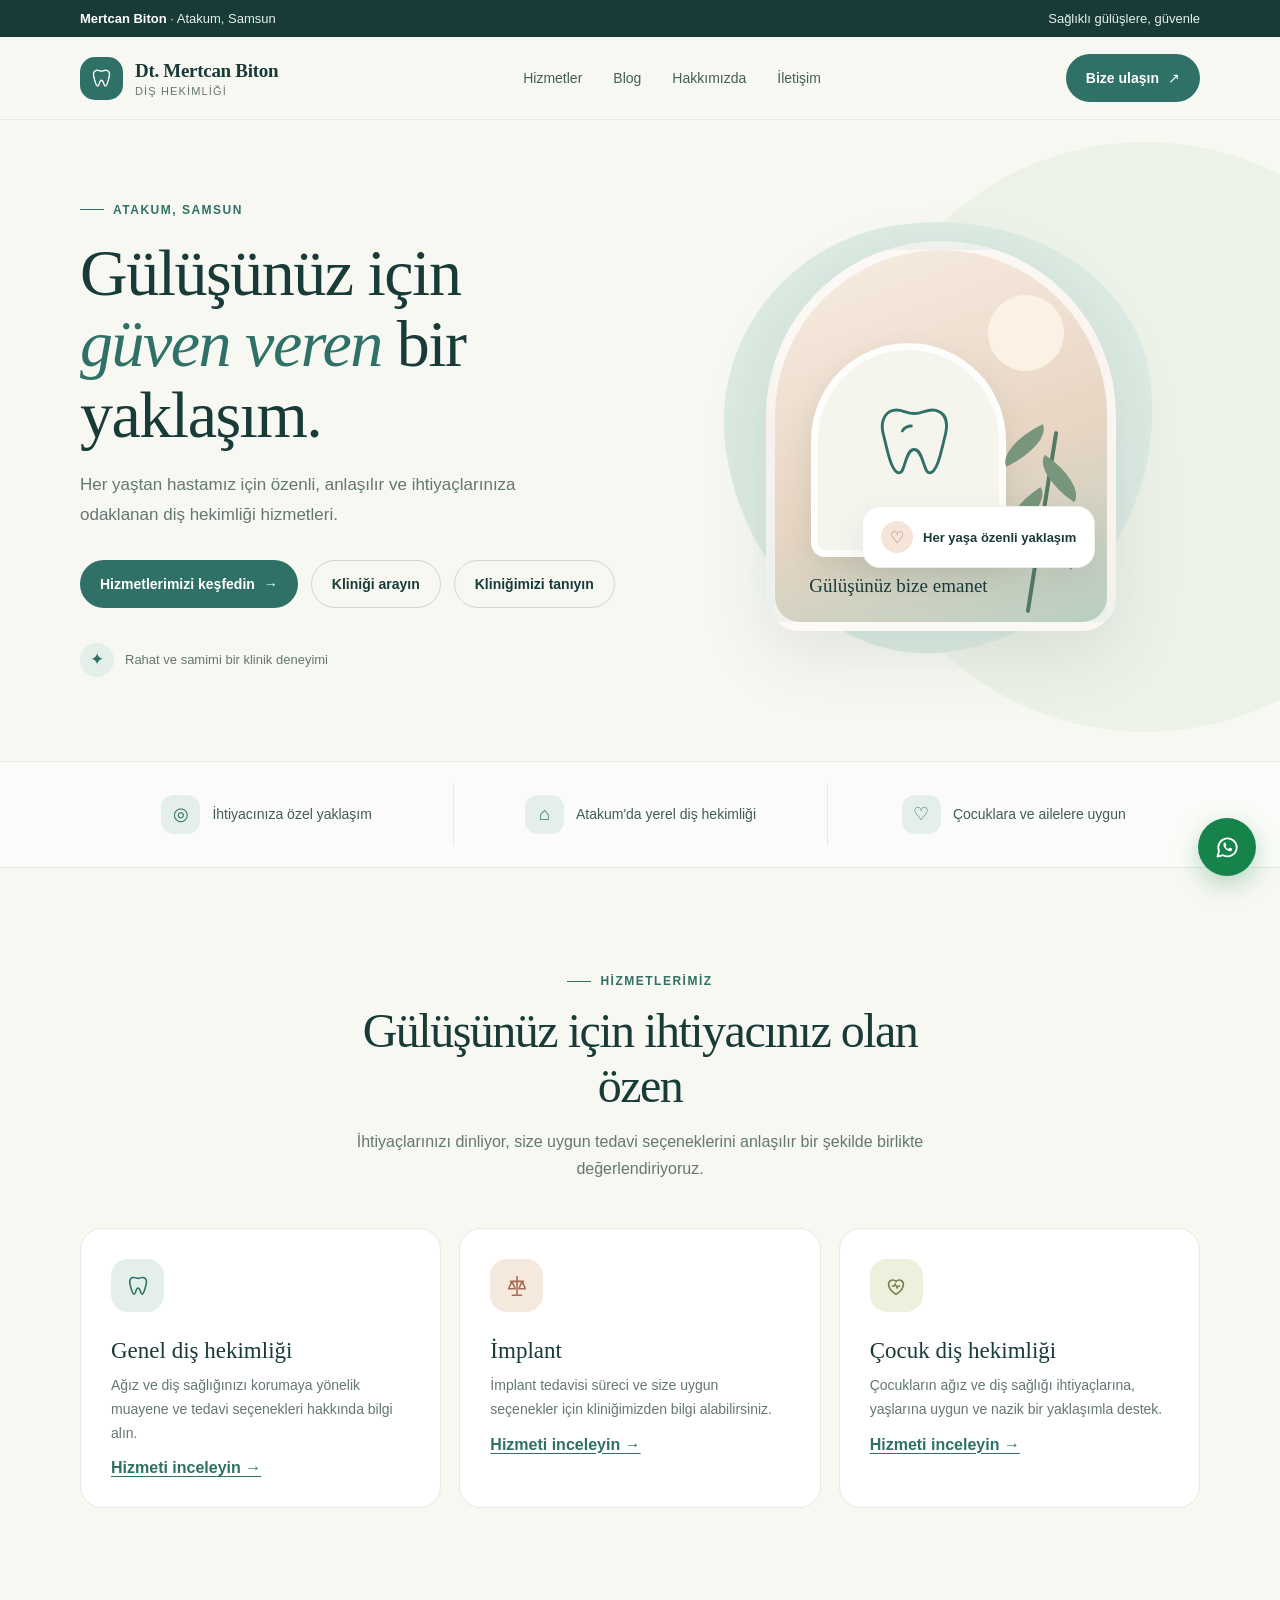
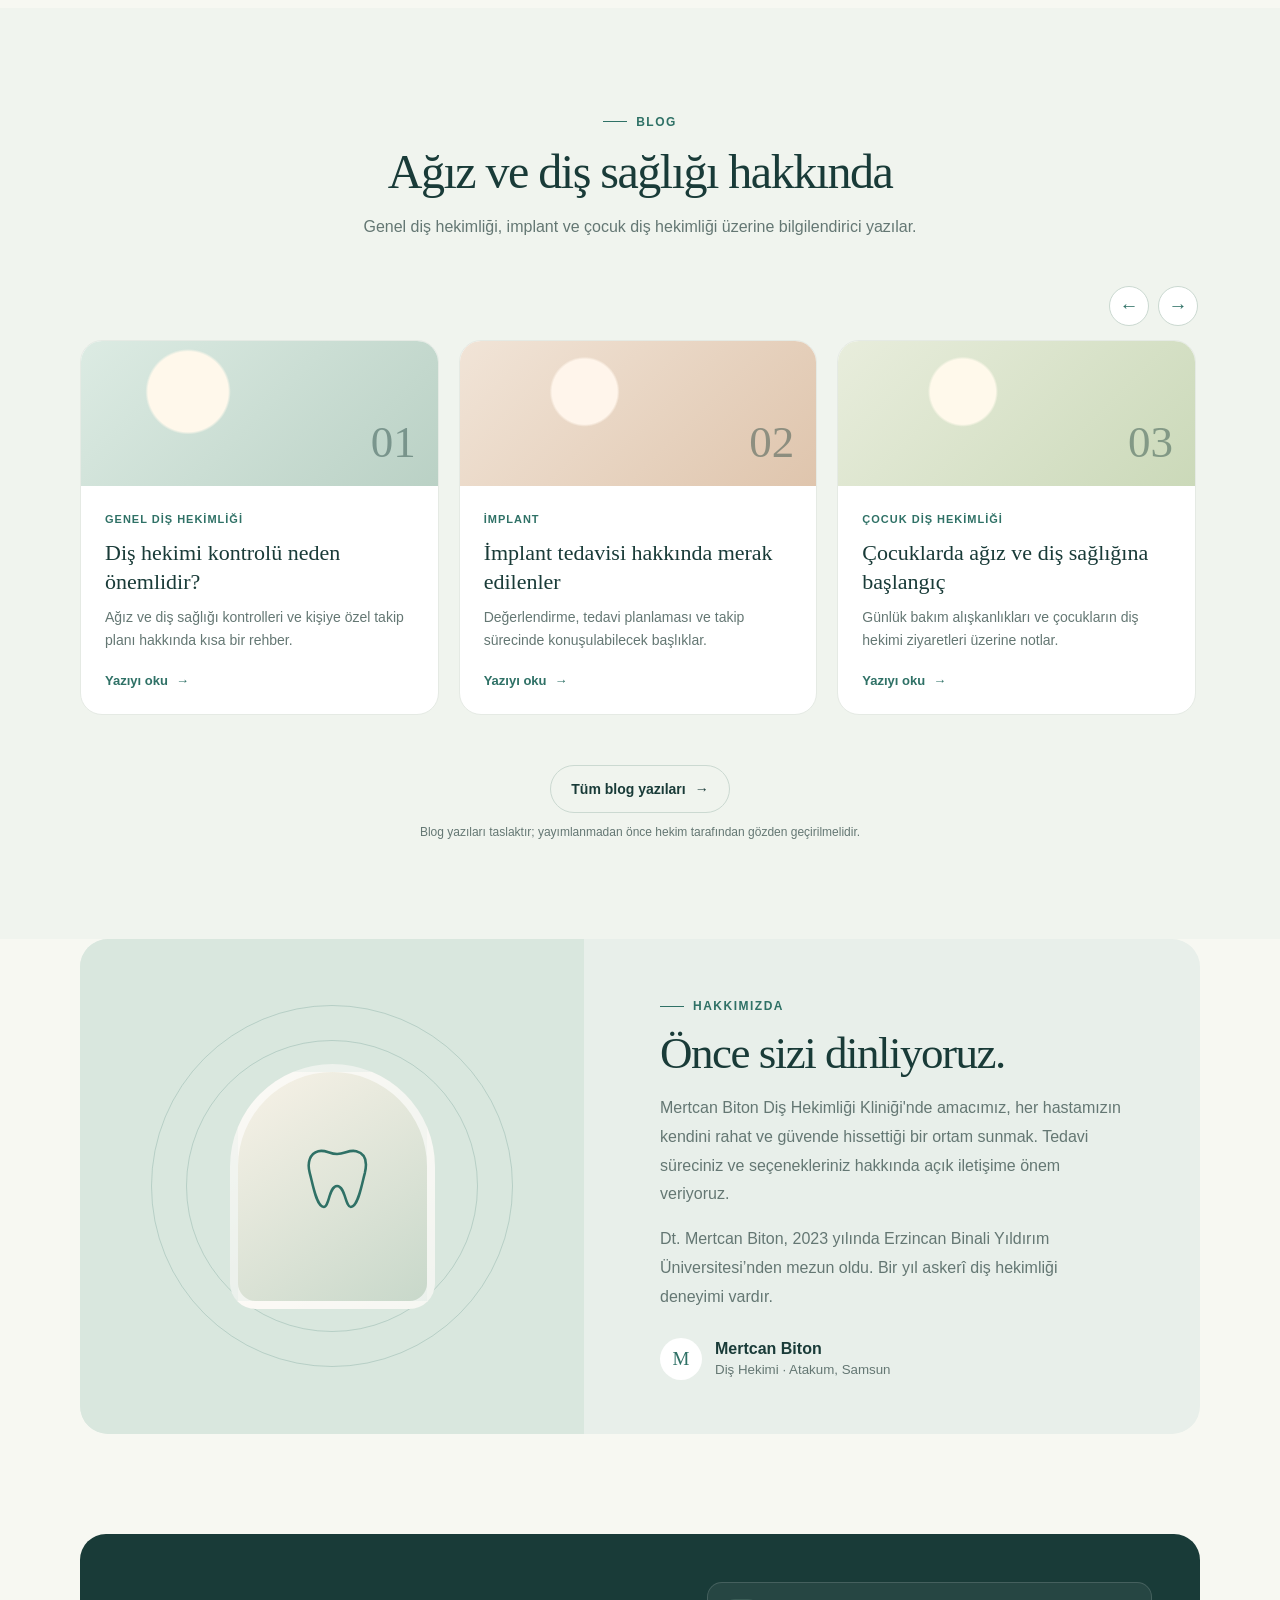
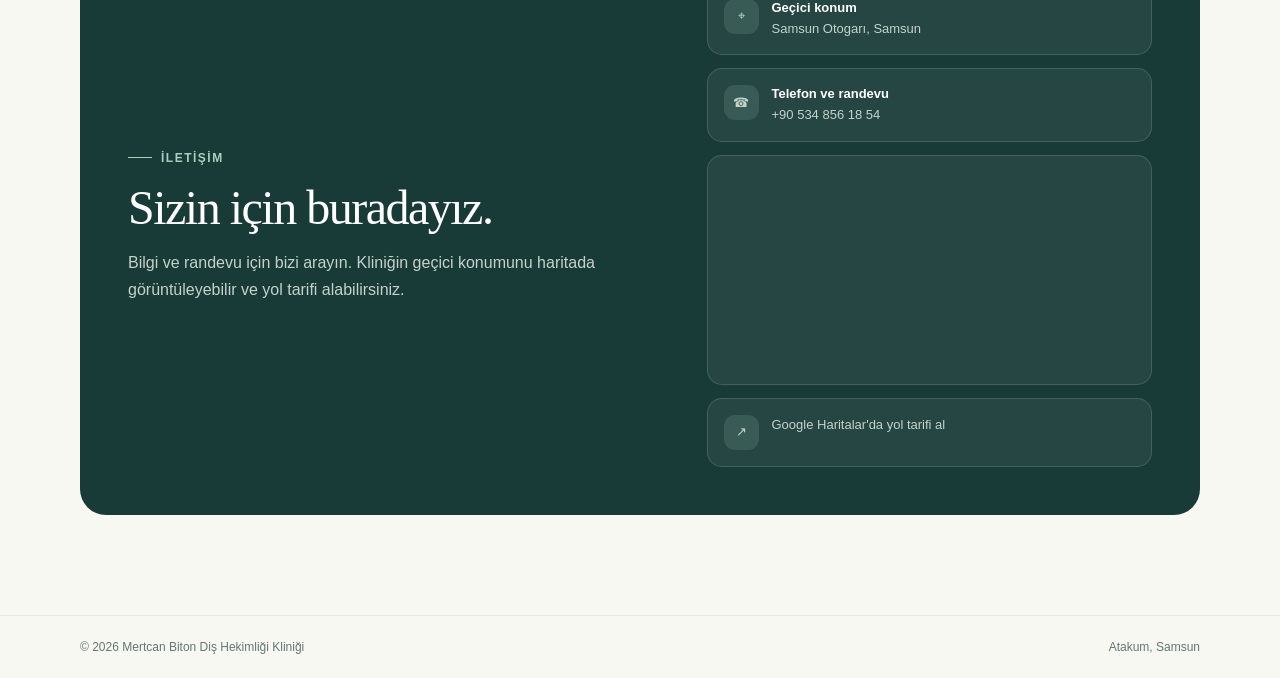
<file: index.html>
<!doctype html>
<html lang="tr">
<head>
  <meta charset="utf-8">
  <meta name="viewport" content="width=device-width, initial-scale=1">
  <meta name="theme-color" content="#f7f8f2">
  <meta name="description" content="Dt. Mertcan Biton’un Atakum, Samsun’daki genel diş hekimliği, implant ve çocuk diş hekimliği hizmetlerini ve iletişim bilgilerini inceleyin.">
  <title>Dt. Mertcan Biton | Atakum, Samsun Diş Hekimi</title>
  <link rel="stylesheet" href="blog.css">
  <style>
    :root {
      color-scheme: light;
      --ink: #193b38;
      --muted: #647773;
      --green: #2f7166;
      --green-dark: #22584f;
      --mint: #e4efea;
      --cream: #f7f8f2;
      --white: #fff;
      --line: #e5eae4;
      --peach: #f5e5d9;
      --shadow: 0 24px 70px rgba(32, 71, 62, .11);
      font-family: "Segoe UI", Arial, sans-serif;
      font-synthesis: none;
      text-rendering: optimizeLegibility;
    }

    * { box-sizing: border-box; }
    html { scroll-behavior: smooth; }
    body { margin: 0; background: var(--cream); color: var(--ink); }
    a { color: inherit; text-decoration: none; }
    button { font: inherit; }
    .container { width: min(1120px, calc(100% - 48px)); margin-inline: auto; }

    .topbar { padding: 11px 0; background: var(--ink); color: #e7f0eb; font-size: 13px; }
    .topbar-inner { display: flex; justify-content: space-between; gap: 20px; }
    .topbar p { margin: 0; }
    .topbar strong { color: #fff; font-weight: 600; }

    header { position: sticky; z-index: 5; top: 0; border-bottom: 1px solid rgba(25, 59, 56, .08); background: rgba(247, 248, 242, .94); backdrop-filter: blur(14px); }
    .nav { min-height: 82px; display: flex; align-items: center; justify-content: space-between; gap: 28px; }
    .brand { display: inline-flex; align-items: center; gap: 12px; }
    .brand-mark { width: 43px; height: 43px; display: grid; place-items: center; border-radius: 15px; color: var(--white); background: var(--green); }
    .brand-mark svg { width: 25px; height: 25px; }
    .brand-name { display: block; font-family: Georgia, "Times New Roman", serif; font-size: 19px; font-weight: 700; letter-spacing: -.3px; }
    .brand-caption { display: block; margin-top: 3px; color: var(--muted); font-size: 11px; letter-spacing: 1.15px; text-transform: uppercase; }
    .nav-links { display: flex; align-items: center; gap: 31px; color: #445e59; font-size: 14px; }
    .nav-links a:hover { color: var(--green); }
    .nav-cta, .button { display: inline-flex; align-items: center; justify-content: center; gap: 9px; min-height: 48px; padding: 0 20px; border: 0; border-radius: 999px; background: var(--green); color: var(--white); font-size: 14px; font-weight: 650; transition: background .2s, transform .2s; }
    .nav-cta:hover, .button:hover { background: var(--green-dark); transform: translateY(-1px); }
    .menu-toggle { display: none; width: 44px; height: 44px; border: 1px solid var(--line); border-radius: 50%; background: var(--white); color: var(--ink); cursor: pointer; }

    .hero { position: relative; overflow: hidden; padding: 76px 0 84px; }
    .hero::before { position: absolute; z-index: -1; top: 22px; right: -160px; width: 590px; height: 590px; border-radius: 50%; background: #edf2e8; content: ""; }
    .hero-grid { display: grid; grid-template-columns: 1.02fr .98fr; align-items: center; gap: 64px; }
    .eyebrow { display: inline-flex; align-items: center; gap: 9px; color: var(--green); font-size: 12px; font-weight: 700; letter-spacing: 1.5px; text-transform: uppercase; }
    .eyebrow::before { width: 24px; height: 1px; background: currentColor; content: ""; }
    h1, h2, h3, p { margin-top: 0; }
    h1, h2 { font-family: Georgia, "Times New Roman", serif; font-weight: 500; letter-spacing: -1.5px; }
    h1 { max-width: 580px; margin: 20px 0; font-size: clamp(42px, 5.3vw, 66px); line-height: 1.08; }
    h1 em { color: var(--green); font-weight: 500; }
    .hero-copy { max-width: 490px; margin-bottom: 30px; color: var(--muted); font-size: 17px; line-height: 1.75; }
    .hero-actions { display: flex; flex-wrap: wrap; align-items: center; gap: 13px; }
    .button-outline { border: 1px solid #cbd9d1; background: transparent; color: var(--ink); }
    .button-outline:hover { border-color: var(--green); background: var(--white); color: var(--green); }
    .hero-note { display: flex; align-items: center; gap: 11px; margin-top: 35px; color: var(--muted); font-size: 13px; }
    .note-dot { width: 34px; height: 34px; display: grid; place-items: center; border-radius: 50%; background: var(--mint); color: var(--green); font-size: 17px; }
    .hero-art { position: relative; min-height: 460px; display: grid; place-items: center; }
    .art-backdrop { position: absolute; width: min(100%, 430px); aspect-ratio: 1 / 1; border-radius: 47% 53% 55% 45% / 46% 43% 57% 54%; background: #dcebe3; transform: rotate(-8deg); }
    .art-card { position: relative; width: min(82%, 350px); min-height: 390px; padding: 22px; overflow: hidden; border: 9px solid rgba(255,255,255,.7); border-radius: 180px 180px 35px 35px; background: linear-gradient(160deg, #f8eee3 0%, #e8d5c3 58%, #b8cfc1 100%); box-shadow: var(--shadow); }
    .art-sun { position: absolute; top: 45px; right: 43px; width: 76px; height: 76px; border-radius: 50%; background: #fff7ec; opacity: .8; }
    .art-plant { position: absolute; right: 20px; bottom: 0; width: 92px; height: 230px; }
    .plant-stem { position: absolute; bottom: 8px; left: 45px; width: 4px; height: 184px; border-radius: 4px; background: #547a64; transform: rotate(9deg); }
    .leaf { position: absolute; width: 51px; height: 23px; border-radius: 100% 0 100% 0; background: #77967b; transform: rotate(-33deg); }
    .leaf-one { bottom: 100px; left: 5px; }
    .leaf-two { bottom: 132px; left: 39px; transform: rotate(34deg) scaleX(-1); }
    .leaf-three { bottom: 165px; left: 4px; transform: rotate(-25deg); }
    .leaf-four { bottom: 65px; left: 37px; transform: rotate(36deg) scaleX(-1); }
    .art-poster { position: absolute; top: 93px; left: 36px; width: 195px; height: 214px; display: grid; place-items: center; border: 7px solid rgba(255,255,255,.78); border-radius: 100px 100px 14px 14px; background: #f5f5ee; box-shadow: 0 12px 30px rgba(50,72,61,.12); }
    .art-poster svg { width: 84px; height: 100px; color: var(--green); }
    .art-label { position: absolute; bottom: 25px; left: 34px; color: var(--ink); font-family: Georgia, "Times New Roman", serif; font-size: 19px; }
    .floating-tag { position: absolute; right: 12px; bottom: 54px; display: flex; align-items: center; gap: 10px; padding: 14px 18px; border: 1px solid #edf0e9; border-radius: 18px; background: var(--white); box-shadow: 0 12px 35px rgba(32,71,62,.09); color: var(--ink); font-size: 13px; font-weight: 600; }
    .floating-tag span { width: 32px; height: 32px; display: grid; place-items: center; border-radius: 50%; background: var(--peach); color: #a76e54; font-size: 16px; }

    .trust-strip { border-block: 1px solid var(--line); background: rgba(255,255,255,.48); }
    .trust-grid { min-height: 105px; display: grid; grid-template-columns: repeat(3, 1fr); align-items: center; }
    .trust-item { display: flex; justify-content: center; align-items: center; gap: 12px; padding: 12px; color: #435c56; font-size: 14px; }
    .trust-item + .trust-item { border-left: 1px solid var(--line); }
    .trust-icon { width: 39px; height: 39px; display: grid; flex: 0 0 auto; place-items: center; border-radius: 13px; background: var(--mint); color: var(--green); font-size: 18px; }

    section { scroll-margin-top: 100px; }
    .section { padding: 100px 0; }
    .section-heading { max-width: 600px; margin: 0 auto 46px; text-align: center; }
    .section-heading .eyebrow { justify-content: center; }
    h2 { margin: 15px 0 14px; font-size: clamp(34px, 4vw, 48px); line-height: 1.15; }
    .section-heading p { margin: 0; color: var(--muted); line-height: 1.7; }
    .service-grid { display: grid; grid-template-columns: repeat(3, 1fr); gap: 18px; }
    .service-link { display: inline-block; margin-top: 14px; color: var(--green); font-weight: 650; text-decoration: underline; text-underline-offset: 3px; }
    .service-card { min-height: 272px; padding: 30px; border: 1px solid var(--line); border-radius: 22px; background: var(--white); transition: transform .2s, box-shadow .2s; }
    .service-card:hover { transform: translateY(-4px); box-shadow: var(--shadow); }
    .service-icon { width: 53px; height: 53px; display: grid; place-items: center; margin-bottom: 26px; border-radius: 17px; background: var(--mint); color: var(--green); }
    .service-icon svg { width: 26px; height: 26px; }
    .service-card:nth-child(2) .service-icon { background: #f5e9dd; color: #a56d4f; }
    .service-card:nth-child(3) .service-icon { background: #edf0dd; color: #74804f; }
    .service-card h3 { margin-bottom: 10px; font-family: Georgia, "Times New Roman", serif; font-size: 23px; font-weight: 500; }
    .service-card p { margin: 0; color: var(--muted); font-size: 14px; line-height: 1.7; }

    .about { padding: 0 0 100px; }
    .about-panel { display: grid; grid-template-columns: .9fr 1.1fr; overflow: hidden; border-radius: 28px; background: #e8efea; }
    .about-visual { position: relative; min-height: 380px; display: grid; place-items: center; overflow: hidden; background: #d9e7de; }
    .about-visual::before, .about-visual::after { position: absolute; border: 1px solid rgba(47,113,102,.2); border-radius: 50%; content: ""; }
    .about-visual::before { width: 290px; height: 290px; }
    .about-visual::after { width: 360px; height: 360px; }
    .doctor-seal { position: relative; z-index: 1; width: 205px; height: 245px; display: grid; place-items: center; border: 8px solid rgba(255,255,255,.63); border-radius: 120px 120px 30px 30px; background: linear-gradient(145deg, #f8f2e7, #c8d8ca); color: var(--green); }
    .doctor-seal svg { width: 75px; height: 85px; }
    .about-content { align-self: center; padding: 54px clamp(30px, 6vw, 76px); }
    .about-content h2 { max-width: 470px; font-size: clamp(34px, 4vw, 45px); }
    .about-content p { color: var(--muted); line-height: 1.8; }
    .about-signature { display: flex; align-items: center; gap: 13px; margin-top: 26px; }
    .signature-mark { width: 42px; height: 42px; display: grid; place-items: center; border-radius: 50%; background: var(--white); color: var(--green); font-family: Georgia, "Times New Roman", serif; font-size: 19px; }
    .about-signature strong, .about-signature small { display: block; }
    .about-signature small { margin-top: 4px; color: var(--muted); }

    .contact-section { padding: 0 0 100px; }
    .contact-panel { display: grid; grid-template-columns: 1.1fr .9fr; gap: 34px; align-items: center; padding: 48px; border-radius: 26px; background: var(--ink); color: #fff; }
    .contact-panel .eyebrow { color: #a9d0be; }
    .contact-panel h2 { max-width: 510px; margin-bottom: 14px; }
    .contact-panel p { max-width: 490px; margin-bottom: 0; color: #c4d2cb; line-height: 1.7; }
    .contact-details { display: grid; gap: 13px; }
    .contact-detail { display: flex; gap: 13px; align-items: flex-start; padding: 16px; border: 1px solid rgba(255,255,255,.14); border-radius: 15px; background: rgba(255,255,255,.06); }
    .contact-detail-icon { width: 35px; height: 35px; display: grid; flex: 0 0 auto; place-items: center; border-radius: 11px; background: rgba(169,208,190,.15); color: #b7d9c9; }
    .contact-detail strong { display: block; margin: 1px 0 4px; font-size: 13px; }
    .contact-detail span { color: #c4d2cb; font-size: 13px; line-height: 1.5; }
    .contact-detail a { color: #c4d2cb; font-size: 13px; line-height: 1.5; }
    .contact-detail a:hover { color: #fff; text-decoration: underline; }
    .map-frame { height: 230px; overflow: hidden; border: 1px solid rgba(255,255,255,.14); border-radius: 15px; background: rgba(255,255,255,.06); }
    .map-frame iframe { width: 100%; height: 100%; border: 0; }
    footer { padding: 24px 0; border-top: 1px solid var(--line); }
    .footer-inner { display: flex; justify-content: space-between; align-items: center; gap: 20px; color: var(--muted); font-size: 12px; }
    .footer-inner p { margin: 0; }
    .whatsapp-widget { position: fixed; z-index: 8; right: 24px; bottom: 24px; display: grid; justify-items: end; gap: 12px; }
    .whatsapp-popup { position: relative; width: min(320px, calc(100vw - 32px)); padding: 20px; border: 1px solid var(--line); border-radius: 20px; background: var(--white); box-shadow: var(--shadow); }
    .whatsapp-popup[hidden] { display: none; }
    .whatsapp-popup-header { display: flex; align-items: center; gap: 11px; margin-bottom: 12px; }
    .whatsapp-popup-icon { width: 40px; height: 40px; display: grid; flex: 0 0 auto; place-items: center; border-radius: 50%; background: #e7f5ec; color: #16834b; }
    .whatsapp-popup-icon svg { width: 22px; height: 22px; }
    .whatsapp-popup-title { margin: 0; color: var(--ink); font-size: 15px; font-weight: 700; }
    .whatsapp-popup-subtitle { margin: 3px 0 0; color: var(--muted); font-size: 12px; }
    .whatsapp-close { width: 32px; height: 32px; display: grid; place-items: center; margin-left: auto; border: 0; border-radius: 50%; background: #f1f4f1; color: var(--muted); cursor: pointer; font-size: 19px; }
    .whatsapp-message { margin: 0 0 16px; padding: 13px 14px; border-radius: 5px 15px 15px 15px; background: #f2f6f2; color: #435c56; font-size: 14px; line-height: 1.55; }
    .whatsapp-chat-link { display: flex; min-height: 44px; align-items: center; justify-content: center; gap: 8px; border-radius: 999px; background: #16834b; color: #fff; font-size: 14px; font-weight: 650; }
    .whatsapp-chat-link:hover { background: #116b3c; }
    .whatsapp-launcher { width: 58px; height: 58px; display: grid; place-items: center; border: 0; border-radius: 50%; background: #16834b; box-shadow: 0 8px 24px rgba(22, 131, 75, .3); color: #fff; cursor: pointer; transition: transform .2s, background .2s; }
    .whatsapp-launcher:hover { transform: translateY(-2px); background: #116b3c; }
    .whatsapp-launcher svg { width: 29px; height: 29px; }

    @media (max-width: 800px) {
      .nav { min-height: 72px; }
      .menu-toggle { display: grid; place-items: center; }
      .nav-links { position: absolute; top: calc(100% + 1px); right: 0; left: 0; display: none; align-items: stretch; gap: 0; padding: 8px 24px 18px; border-bottom: 1px solid var(--line); background: var(--cream); }
      .nav-links.open { display: flex; flex-direction: column; }
      .nav-links a { padding: 13px 0; }
      .nav-cta { display: none; }
      .hero { padding: 55px 0 65px; }
      .hero-grid { grid-template-columns: 1fr; gap: 20px; }
      .hero-content { text-align: center; }
      .hero-content .eyebrow { justify-content: center; }
      .hero-copy { margin-inline: auto; }
      .hero-actions, .hero-note { justify-content: center; }
      .hero-art { min-height: 410px; }
      .art-card { min-height: 355px; }
      .art-poster { top: 77px; }
      .trust-grid { min-height: auto; grid-template-columns: 1fr; padding-block: 12px; }
      .trust-item { justify-content: flex-start; padding: 11px 4px; }
      .trust-item + .trust-item { border-top: 1px solid var(--line); border-left: 0; }
      .section { padding: 76px 0; }
      .service-grid { grid-template-columns: 1fr; }
      .service-card { min-height: 0; }
      .about { padding-bottom: 76px; }
      .about-panel { grid-template-columns: 1fr; }
      .about-visual { min-height: 300px; }
      .doctor-seal { width: 170px; height: 205px; }
      .contact-section { padding-bottom: 76px; }
      .contact-panel { grid-template-columns: 1fr; padding: 34px 26px; }
    }
    @media (max-width: 480px) {
      .container { width: min(100% - 32px, 1120px); }
      .topbar { font-size: 11px; }
      .topbar-inner { justify-content: center; }
      .topbar-inner p:last-child { display: none; }
      .brand-name { font-size: 17px; }
      h1 { font-size: 43px; }
      .hero-art { min-height: 360px; }
      .art-card { width: 78%; min-height: 320px; }
      .art-poster { top: 73px; left: 24px; width: 165px; height: 183px; }
      .art-label { left: 25px; font-size: 17px; }
      .floating-tag { right: 8px; bottom: 52px; padding: 11px 13px; font-size: 12px; }
      .footer-inner { flex-direction: column; align-items: flex-start; }
      .whatsapp-widget { right: 16px; bottom: 16px; }
      .whatsapp-launcher { width: 54px; height: 54px; }
    }
    @media (prefers-reduced-motion: reduce) {
      *, *::before, *::after { scroll-behavior: auto !important; transition-duration: .01ms !important; }
    }
  </style>
</head>
<body>
  <div class="topbar">
    <div class="container topbar-inner">
      <p><strong>Mertcan Biton</strong> · Atakum, Samsun</p>
      <p>Sağlıklı gülüşlere, güvenle</p>
    </div>
  </div>

  <header>
    <nav class="container nav" aria-label="Ana menü">
      <a class="brand" href="#anasayfa" aria-label="Mertcan Biton ana sayfa">
        <span class="brand-mark" aria-hidden="true">
          <svg viewBox="0 0 32 32" fill="none"><path d="M9.2 5.6c-3.1.8-4.1 4.2-3.1 7.8 1.1 4 2.4 12.3 5.1 12.3 2 0 1.8-7.5 4.8-7.5s2.8 7.5 4.8 7.5c2.7 0 4-8.3 5.1-12.3 1-3.6 0-7-3.1-7.8-2.6-.7-4.1 1-6.8 1s-4.2-1.7-6.8-1Z" stroke="currentColor" stroke-width="1.8" stroke-linecap="round" stroke-linejoin="round"/></svg>
        </span>
        <span><span class="brand-name">Dt. Mertcan Biton</span><span class="brand-caption">Diş Hekimliği</span></span>
      </a>
      <button class="menu-toggle" type="button" aria-label="Menüyü aç" aria-expanded="false" aria-controls="nav-links">
        <svg width="20" height="20" viewBox="0 0 20 20" fill="none" aria-hidden="true"><path d="M3 5h14M3 10h14M3 15h14" stroke="currentColor" stroke-width="1.6" stroke-linecap="round"/></svg>
      </button>
      <div class="nav-links" id="nav-links">
        <a href="#hizmetler">Hizmetler</a>
        <a href="#blog">Blog</a>
        <a href="#hakkimizda">Hakkımızda</a>
        <a href="#iletisim">İletişim</a>
      </div>
      <a class="nav-cta" href="#iletisim">Bize ulaşın <span aria-hidden="true">↗</span></a>
    </nav>
  </header>

  <main>
    <section class="hero" id="anasayfa">
      <div class="container hero-grid">
        <div class="hero-content">
          <span class="eyebrow">Atakum, Samsun</span>
          <h1>Gülüşünüz için <em>güven veren</em> bir yaklaşım.</h1>
          <p class="hero-copy">Her yaştan hastamız için özenli, anlaşılır ve ihtiyaçlarınıza odaklanan diş hekimliği hizmetleri.</p>
          <div class="hero-actions">
            <a class="button" href="#hizmetler">Hizmetlerimizi keşfedin <span aria-hidden="true">→</span></a>
            <a class="button button-outline" href="tel:+905348561854">Kliniği arayın</a>
            <a class="button button-outline" href="#hakkimizda">Kliniğimizi tanıyın</a>
          </div>
          <div class="hero-note"><span class="note-dot" aria-hidden="true">✦</span> Rahat ve samimi bir klinik deneyimi</div>
        </div>
        <div class="hero-art" aria-label="Sıcak tonlarda diş kliniği illüstrasyonu" role="img">
          <div class="art-backdrop"></div>
          <div class="art-card">
            <div class="art-sun"></div>
            <div class="art-poster">
              <svg viewBox="0 0 88 100" fill="none" aria-hidden="true"><path d="M27.3 8.5c-10.1 2.6-13.3 13.7-10.1 25.4 3.6 13 7.8 40.1 16.6 40.1 6.5 0 5.9-24.5 15.6-24.5S59 74 65.5 74c8.8 0 13-27.1 16.6-40.1C85.3 20.2 82.1 11.1 72 8.5c-8.5-2.2-13.3 3.3-22.6 3.3S35.8 6.3 27.3 8.5Z" stroke="currentColor" stroke-width="3" stroke-linecap="round" stroke-linejoin="round"/><path d="M37 30c2.2-3.4 5.4-5.1 9.5-5.1" stroke="currentColor" stroke-width="3" stroke-linecap="round"/></svg>
            </div>
            <div class="art-label">Gülüşünüz bize emanet</div>
            <div class="art-plant" aria-hidden="true"><span class="plant-stem"></span><span class="leaf leaf-one"></span><span class="leaf leaf-two"></span><span class="leaf leaf-three"></span><span class="leaf leaf-four"></span></div>
            <div class="floating-tag"><span aria-hidden="true">♡</span> Her yaşa özenli yaklaşım</div>
          </div>
        </div>
      </div>
    </section>

    <div class="trust-strip" aria-label="Kliniğimizin yaklaşımı">
      <div class="container trust-grid">
        <div class="trust-item"><span class="trust-icon" aria-hidden="true">◎</span> İhtiyacınıza özel yaklaşım</div>
        <div class="trust-item"><span class="trust-icon" aria-hidden="true">⌂</span> Atakum'da yerel diş hekimliği</div>
        <div class="trust-item"><span class="trust-icon" aria-hidden="true">♡</span> Çocuklara ve ailelere uygun</div>
      </div>
    </div>

    <section class="section" id="hizmetler" tabindex="-1">
      <div class="container">
        <div class="section-heading">
          <span class="eyebrow">Hizmetlerimiz</span>
          <h2>Gülüşünüz için ihtiyacınız olan özen</h2>
          <p>İhtiyaçlarınızı dinliyor, size uygun tedavi seçeneklerini anlaşılır bir şekilde birlikte değerlendiriyoruz.</p>
        </div>
        <div class="service-grid">
          <article class="service-card">
            <div class="service-icon" aria-hidden="true"><svg viewBox="0 0 28 28" fill="none"><path d="M8.2 4.9C5.4 5.6 4.5 8.7 5.4 12c1 3.5 2.1 10.8 4.5 10.8 1.8 0 1.6-6.6 4.2-6.6s2.5 6.6 4.2 6.6c2.4 0 3.5-7.3 4.5-10.8.9-3.3 0-6.4-2.8-7.1-2.3-.6-3.6.9-5.9.9s-3.6-1.5-5.9-.9Z" stroke="currentColor" stroke-width="1.7" stroke-linecap="round" stroke-linejoin="round"/></svg></div>
            <h3>Genel diş hekimliği</h3>
            <p>Ağız ve diş sağlığınızı korumaya yönelik muayene ve tedavi seçenekleri hakkında bilgi alın.</p>
            <a class="service-link" href="hizmet-genel-dis-hekimligi.html" aria-label="Genel diş hekimliği hakkında bilgi alın">Hizmeti inceleyin <span aria-hidden="true">→</span></a>
          </article>
          <article class="service-card">
            <div class="service-icon" aria-hidden="true"><svg viewBox="0 0 28 28" fill="none"><path d="M14 4v20M7 9h14M8.5 9 5 17h7L8.5 9Zm11 0L16 17h7l-3.5-8ZM9 24h10" stroke="currentColor" stroke-width="1.7" stroke-linecap="round" stroke-linejoin="round"/></svg></div>
            <h3>İmplant</h3>
            <p>İmplant tedavisi süreci ve size uygun seçenekler için kliniğimizden bilgi alabilirsiniz.</p>
            <a class="service-link" href="hizmet-implant.html" aria-label="İmplant hakkında bilgi alın">Hizmeti inceleyin <span aria-hidden="true">→</span></a>
          </article>
          <article class="service-card">
            <div class="service-icon" aria-hidden="true"><svg viewBox="0 0 28 28" fill="none"><path d="M14 23s-8-4.5-8-11a4.5 4.5 0 0 1 8-2.8A4.5 4.5 0 0 1 22 12c0 6.5-8 11-8 11Z" stroke="currentColor" stroke-width="1.7" stroke-linecap="round" stroke-linejoin="round"/><path d="M10 14h2l1.2-2.5 2 5 1.1-2.5H18" stroke="currentColor" stroke-width="1.5" stroke-linecap="round" stroke-linejoin="round"/></svg></div>
            <h3>Çocuk diş hekimliği</h3>
            <p>Çocukların ağız ve diş sağlığı ihtiyaçlarına, yaşlarına uygun ve nazik bir yaklaşımla destek.</p>
            <a class="service-link" href="hizmet-cocuk-dis-hekimligi.html" aria-label="Çocuk diş hekimliği hakkında bilgi alın">Hizmeti inceleyin <span aria-hidden="true">→</span></a>
          </article>
        </div>
      </div>
    </section>

    <section class="section blog-section" id="blog" tabindex="-1">
      <div class="container">
        <div class="section-heading">
          <span class="eyebrow">Blog</span>
          <h2>Ağız ve diş sağlığı hakkında</h2>
          <p>Genel diş hekimliği, implant ve çocuk diş hekimliği üzerine bilgilendirici yazılar.</p>
        </div>
        <div class="blog-carousel-controls" aria-label="Blog kartlarını kaydır">
          <button class="blog-carousel-button" type="button" data-blog-scroll="-1" aria-label="Önceki blog yazılarına kaydır">←</button>
          <button class="blog-carousel-button" type="button" data-blog-scroll="1" aria-label="Sonraki blog yazılarına kaydır">→</button>
        </div>
        <div class="home-blog-scroller">
        <div class="home-blog-grid" id="home-blog-grid" role="region" aria-label="Blog yazıları, yatay kaydırılabilir" tabindex="0">
          <article class="blog-card">
            <div class="blog-card-art blog-art-general" aria-hidden="true"><span>01</span></div>
            <div class="blog-card-content">
              <span class="blog-category">Genel diş hekimliği</span>
              <h3>Diş hekimi kontrolü neden önemlidir?</h3>
              <p>Ağız ve diş sağlığı kontrolleri ve kişiye özel takip planı hakkında kısa bir rehber.</p>
              <a class="blog-read-more" href="blog-genel-dis-hekimligi.html">Yazıyı oku <span aria-hidden="true">→</span></a>
            </div>
          </article>
          <article class="blog-card">
            <div class="blog-card-art blog-art-implant" aria-hidden="true"><span>02</span></div>
            <div class="blog-card-content">
              <span class="blog-category">İmplant</span>
              <h3>İmplant tedavisi hakkında merak edilenler</h3>
              <p>Değerlendirme, tedavi planlaması ve takip sürecinde konuşulabilecek başlıklar.</p>
              <a class="blog-read-more" href="blog-implant.html">Yazıyı oku <span aria-hidden="true">→</span></a>
            </div>
          </article>
          <article class="blog-card">
            <div class="blog-card-art blog-art-kids" aria-hidden="true"><span>03</span></div>
            <div class="blog-card-content">
              <span class="blog-category">Çocuk diş hekimliği</span>
              <h3>Çocuklarda ağız ve diş sağlığına başlangıç</h3>
              <p>Günlük bakım alışkanlıkları ve çocukların diş hekimi ziyaretleri üzerine notlar.</p>
              <a class="blog-read-more" href="blog-cocuk-dis-hekimligi.html">Yazıyı oku <span aria-hidden="true">→</span></a>
            </div>
          </article>
          <article class="blog-card">
            <div class="blog-card-art blog-art-general" aria-hidden="true"><span>04</span></div>
            <div class="blog-card-content">
              <span class="blog-category">Genel diş hekimliği</span>
              <h3>Günlük diş fırçalama rutini nasıl oluşturulur?</h3>
              <p>Ağız bakımını günlük yaşama yerleştirirken konuşulabilecek temel noktalar.</p>
              <a class="blog-read-more" href="blog-dis-fircalama-rutini.html">Yazıyı oku <span aria-hidden="true">→</span></a>
            </div>
          </article>
          <article class="blog-card">
            <div class="blog-card-art blog-art-implant" aria-hidden="true"><span>05</span></div>
            <div class="blog-card-content">
              <span class="blog-category">İmplant</span>
              <h3>İmplant tedavisi sonrası bakım ve kontroller</h3>
              <p>İşlem sonrası hekimin önerilerini takip etmek ve kontroller hakkında genel bilgiler.</p>
              <a class="blog-read-more" href="blog-implant-bakim.html">Yazıyı oku <span aria-hidden="true">→</span></a>
            </div>
          </article>
          <article class="blog-card">
            <div class="blog-card-art blog-art-kids" aria-hidden="true"><span>06</span></div>
            <div class="blog-card-content">
              <span class="blog-category">Çocuk diş hekimliği</span>
              <h3>Süt dişleri neden önemlidir?</h3>
              <p>Süt dişlerinin bakımı ve çocukların ağız sağlığı takibine dair genel notlar.</p>
              <a class="blog-read-more" href="blog-sut-disleri.html">Yazıyı oku <span aria-hidden="true">→</span></a>
            </div>
          </article>
          <article class="blog-card">
            <div class="blog-card-art blog-art-kids" aria-hidden="true"><span>07</span></div>
            <div class="blog-card-content">
              <span class="blog-category">Çocuk diş hekimliği</span>
              <h3>Çocukları diş hekimi ziyaretine hazırlamak</h3>
              <p>Ziyaret öncesinde çocuğun kendini rahat hissetmesine yardımcı olabilecek yaklaşımlar.</p>
              <a class="blog-read-more" href="blog-cocuk-ziyaret-hazirligi.html">Yazıyı oku <span aria-hidden="true">→</span></a>
            </div>
          </article>
        </div>
        </div>
        <p class="blog-all-link"><a class="button button-outline" href="blog.html">Tüm blog yazıları <span aria-hidden="true">→</span></a></p>
        <p class="blog-draft-note">Blog yazıları taslaktır; yayımlanmadan önce hekim tarafından gözden geçirilmelidir.</p>
      </div>
    </section>

    <section class="about" id="hakkimizda" tabindex="-1">
      <div class="container about-panel">
        <div class="about-visual" aria-hidden="true">
          <div class="doctor-seal">
            <svg viewBox="0 0 88 100" fill="none"><path d="M27.3 8.5c-10.1 2.6-13.3 13.7-10.1 25.4 3.6 13 7.8 40.1 16.6 40.1 6.5 0 5.9-24.5 15.6-24.5S59 74 65.5 74c8.8 0 13-27.1 16.6-40.1C85.3 20.2 82.1 11.1 72 8.5c-8.5-2.2-13.3 3.3-22.6 3.3S35.8 6.3 27.3 8.5Z" stroke="currentColor" stroke-width="3" stroke-linecap="round" stroke-linejoin="round"/></svg>
          </div>
        </div>
        <div class="about-content">
          <span class="eyebrow">Hakkımızda</span>
          <h2>Önce sizi dinliyoruz.</h2>
          <p>Mertcan Biton Diş Hekimliği Kliniği'nde amacımız, her hastamızın kendini rahat ve güvende hissettiği bir ortam sunmak. Tedavi süreciniz ve seçenekleriniz hakkında açık iletişime önem veriyoruz.</p>
          <p>Dt. Mertcan Biton, 2023 yılında Erzincan Binali Yıldırım Üniversitesi’nden mezun oldu. Bir yıl askerî diş hekimliği deneyimi vardır.</p>
          <div class="about-signature">
            <span class="signature-mark" aria-hidden="true">M</span>
            <span><strong>Mertcan Biton</strong><small>Diş Hekimi · Atakum, Samsun</small></span>
          </div>
        </div>
      </div>
    </section>

    <section class="contact-section" id="iletisim" tabindex="-1">
      <div class="container contact-panel">
        <div>
          <span class="eyebrow">İletişim</span>
          <h2>Sizin için buradayız.</h2>
          <p>Bilgi ve randevu için bizi arayın. Kliniğin geçici konumunu haritada görüntüleyebilir ve yol tarifi alabilirsiniz.</p>
        </div>
        <div class="contact-details">
          <div class="contact-detail">
            <span class="contact-detail-icon" aria-hidden="true">⌖</span>
            <div><strong>Geçici konum</strong><span>Samsun Otogarı, Samsun</span></div>
          </div>
          <div class="contact-detail">
            <span class="contact-detail-icon" aria-hidden="true">☎</span>
            <div><strong>Telefon ve randevu</strong><a href="tel:+905348561854">+90 534 856 18 54</a></div>
          </div>
          <div class="map-frame">
            <iframe
              title="Samsun Otogarı geçici konum haritası"
              src="https://maps.google.com/maps?q=Samsun%20Otogar%2C%20Samsun&z=15&output=embed"
              loading="lazy"
              referrerpolicy="no-referrer-when-downgrade"
              allowfullscreen>
            </iframe>
          </div>
          <a class="contact-detail" href="https://www.google.com/maps/search/?api=1&amp;query=Samsun+Otogar%2C+Samsun" target="_blank" rel="noopener noreferrer">
            <span class="contact-detail-icon" aria-hidden="true">↗</span>
            <span>Google Haritalar'da yol tarifi al</span>
          </a>
        </div>
      </div>
    </section>
  </main>

  <footer>
    <div class="container footer-inner">
      <p>© <span id="year">2026</span> Mertcan Biton Diş Hekimliği Kliniği</p>
      <p>Atakum, Samsun</p>
    </div>
  </footer>

  <div class="whatsapp-widget">
    <section class="whatsapp-popup" id="whatsapp-popup" hidden role="dialog" aria-labelledby="whatsapp-popup-title">
      <div class="whatsapp-popup-header">
        <span class="whatsapp-popup-icon" aria-hidden="true">
          <svg viewBox="0 0 32 32" fill="none"><path d="M26.2 15.6a10.2 10.2 0 0 1-15.1 8.9L5 26l1.6-5.9a10.2 10.2 0 1 1 19.6-4.5Z" stroke="currentColor" stroke-width="2" stroke-linecap="round" stroke-linejoin="round"/><path d="M11.5 11.2c.4-.8.8-.8 1.2-.8h.6c.2 0 .4.1.5.4l.9 2.1c.1.2.1.4 0 .6l-.7.9c-.2.2-.2.4 0 .7.6 1 1.5 1.8 2.5 2.4.3.2.5.2.7-.1l.9-1c.2-.2.4-.2.7-.1l2 .9c.3.1.4.3.4.5 0 .4-.2 1.3-.8 1.8-.5.5-1.3.7-2 .6-1.1-.2-2.5-.8-3.8-1.9-1.6-1.4-2.7-3.1-3-4.2-.3-1 .1-2.2.5-2.8Z" fill="currentColor"/></svg>
        </span>
        <div>
          <h2 class="whatsapp-popup-title" id="whatsapp-popup-title">WhatsApp'tan yazın</h2>
          <p class="whatsapp-popup-subtitle">Mertcan Biton Diş Kliniği</p>
        </div>
        <button class="whatsapp-close" type="button" aria-label="WhatsApp penceresini kapat">×</button>
      </div>
      <p class="whatsapp-message">Merhaba! Randevu ve bilgi için bize WhatsApp'tan yazabilirsiniz.</p>
      <a class="whatsapp-chat-link" href="https://wa.me/905348561854?text=Merhaba%2C%20randevu%20ve%20bilgi%20almak%20istiyorum." target="_blank" rel="noopener noreferrer">
        WhatsApp'ta sohbete başla <span aria-hidden="true">↗</span>
      </a>
    </section>
    <button class="whatsapp-launcher" type="button" aria-label="WhatsApp iletişim penceresini aç" aria-expanded="false" aria-controls="whatsapp-popup">
      <svg viewBox="0 0 32 32" fill="none" aria-hidden="true"><path d="M26.2 15.6a10.2 10.2 0 0 1-15.1 8.9L5 26l1.6-5.9a10.2 10.2 0 1 1 19.6-4.5Z" stroke="currentColor" stroke-width="2" stroke-linecap="round" stroke-linejoin="round"/><path d="M11.5 11.2c.4-.8.8-.8 1.2-.8h.6c.2 0 .4.1.5.4l.9 2.1c.1.2.1.4 0 .6l-.7.9c-.2.2-.2.4 0 .7.6 1 1.5 1.8 2.5 2.4.3.2.5.2.7-.1l.9-1c.2-.2.4-.2.7-.1l2 .9c.3.1.4.3.4.5 0 .4-.2 1.3-.8 1.8-.5.5-1.3.7-2 .6-1.1-.2-2.5-.8-3.8-1.9-1.6-1.4-2.7-3.1-3-4.2-.3-1 .1-2.2.5-2.8Z" fill="currentColor"/></svg>
    </button>
  </div>

  <script>
    const menuToggle = document.querySelector(".menu-toggle");
    const navLinks = document.querySelector("#nav-links");

    function setMenuOpen(isOpen) {
      menuToggle.setAttribute("aria-expanded", String(isOpen));
      menuToggle.setAttribute("aria-label", isOpen ? "Menüyü kapat" : "Menüyü aç");
      navLinks.classList.toggle("open", isOpen);
    }

    menuToggle.addEventListener("click", () => {
      setMenuOpen(!navLinks.classList.contains("open"));
    });

    navLinks.addEventListener("click", (event) => {
      const link = event.target.closest("a");
      if (link && navLinks.classList.contains("open")) {
        setMenuOpen(false);
        document.getElementById(link.hash.slice(1)).focus({ preventScroll: true });
      }
    });

    menuToggle.closest("nav").addEventListener("keydown", (event) => {
      if (event.key === "Escape" && navLinks.classList.contains("open")) {
        setMenuOpen(false);
        menuToggle.focus();
      }
    });

    const homeBlogGrid = document.querySelector("#home-blog-grid");
    document.querySelectorAll("[data-blog-scroll]").forEach((button) => {
      button.addEventListener("click", () => {
        const direction = Number(button.getAttribute("data-blog-scroll"));
        homeBlogGrid.scrollBy({
          left: direction * homeBlogGrid.clientWidth * 0.85,
          behavior: window.matchMedia("(prefers-reduced-motion: reduce)").matches ? "auto" : "smooth"
        });
      });
    });

    const whatsappPopup = document.querySelector("#whatsapp-popup");
    const whatsappLauncher = document.querySelector(".whatsapp-launcher");
    const whatsappClose = document.querySelector(".whatsapp-close");

    function setWhatsappPopupOpen(isOpen) {
      whatsappPopup.hidden = !isOpen;
      (isOpen ? whatsappClose : whatsappLauncher).focus();
      whatsappLauncher.setAttribute("aria-expanded", String(isOpen));
      whatsappLauncher.setAttribute("aria-label", isOpen
        ? "WhatsApp iletişim penceresini kapat"
        : "WhatsApp iletişim penceresini aç");
    }

    whatsappLauncher.addEventListener("click", () => {
      setWhatsappPopupOpen(whatsappPopup.hidden);
    });
    whatsappClose.addEventListener("click", () => {
      setWhatsappPopupOpen(false);
    });

    whatsappPopup.addEventListener("keydown", (event) => {
      if (event.key === "Escape") {
        setWhatsappPopupOpen(false);
      }
    });

    document.querySelector("#year").textContent = new Date().getFullYear();
  </script>
</body>
</html>
</file>
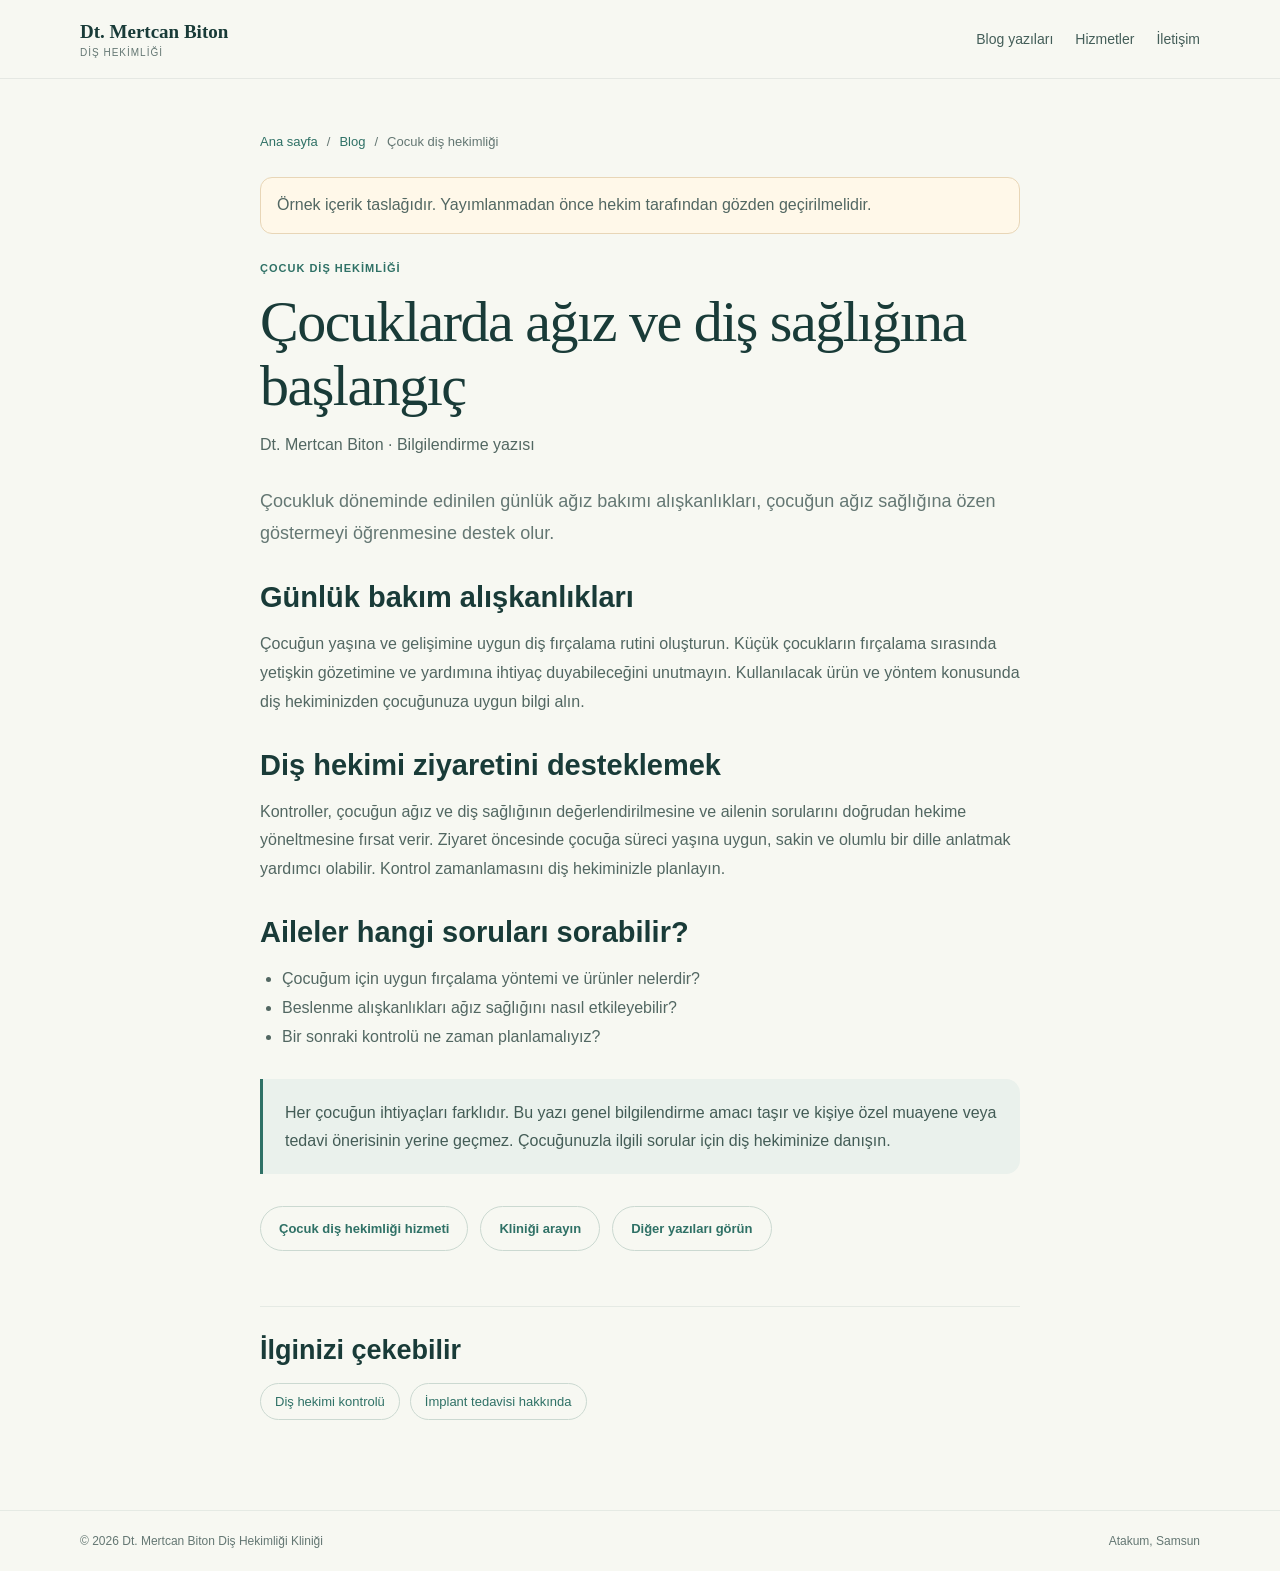
<file: blog-cocuk-dis-hekimligi.html>
<!doctype html>
<html lang="tr">
<head>
  <meta charset="utf-8">
  <meta name="viewport" content="width=device-width, initial-scale=1">
  <meta name="theme-color" content="#f7f8f2">
  <meta name="description" content="Çocuklarda günlük ağız bakımı, diş hekimi ziyaretini destekleme ve ailelerin kontrolde sorabileceği sorular.">
  <title>Çocuklarda Ağız ve Diş Sağlığına Başlangıç | Dt. Mertcan Biton</title>
  <link rel="stylesheet" href="blog.css">
  <style>
    :root { --ink:#193b38; --muted:#647773; --green:#2f7166; --green-dark:#22584f; --white:#fff; --line:#e5eae4; --shadow:0 24px 70px rgba(32,71,62,.11); font-family:"Segoe UI",Arial,sans-serif; font-synthesis:none; text-rendering:optimizeLegibility; }
    * { box-sizing:border-box; }
    body { margin:0; background:#f7f8f2; color:var(--ink); }
    a { color:inherit; text-decoration:none; }
    .container { width:min(1120px,calc(100% - 48px)); margin-inline:auto; }
    .eyebrow { display:inline-flex; align-items:center; gap:9px; color:var(--green); font-size:12px; font-weight:700; letter-spacing:1.5px; text-transform:uppercase; }
    .eyebrow::before { width:24px; height:1px; background:currentColor; content:""; }
    .button { display:inline-flex; min-height:45px; align-items:center; justify-content:center; gap:9px; padding:0 18px; border:1px solid #cbd9d1; border-radius:999px; color:var(--green); font-size:13px; font-weight:650; }
    .button:hover { background:#fff; }
    @media (max-width:560px) { .container { width:min(100% - 32px,1120px); } }
  </style>
</head>
<body class="blog-page-body">
  <header class="blog-site-header">
    <nav class="container blog-site-nav" aria-label="Ana menü">
      <a class="blog-site-logo" href="index.html">Dt. Mertcan Biton<small>Diş Hekimliği</small></a>
      <div class="blog-site-links"><a href="blog.html">Blog yazıları</a><a href="index.html#hizmetler">Hizmetler</a><a href="index.html#iletisim">İletişim</a></div>
    </nav>
  </header>
  <main class="blog-page-main">
    <article class="container blog-article">
      <nav class="blog-breadcrumb" aria-label="Sayfa yolu"><a href="index.html">Ana sayfa</a><span aria-hidden="true">/</span><a href="blog.html">Blog</a><span aria-hidden="true">/</span><span>Çocuk diş hekimliği</span></nav>
      <p class="draft-banner">Örnek içerik taslağıdır. Yayımlanmadan önce hekim tarafından gözden geçirilmelidir.</p>
      <span class="blog-category">Çocuk diş hekimliği</span>
      <h1>Çocuklarda ağız ve diş sağlığına başlangıç</h1>
      <p class="article-meta">Dt. Mertcan Biton · Bilgilendirme yazısı</p>
      <p class="article-lead">Çocukluk döneminde edinilen günlük ağız bakımı alışkanlıkları, çocuğun ağız sağlığına özen göstermeyi öğrenmesine destek olur.</p>

      <h2>Günlük bakım alışkanlıkları</h2>
      <p>Çocuğun yaşına ve gelişimine uygun diş fırçalama rutini oluşturun. Küçük çocukların fırçalama sırasında yetişkin gözetimine ve yardımına ihtiyaç duyabileceğini unutmayın. Kullanılacak ürün ve yöntem konusunda diş hekiminizden çocuğunuza uygun bilgi alın.</p>

      <h2>Diş hekimi ziyaretini desteklemek</h2>
      <p>Kontroller, çocuğun ağız ve diş sağlığının değerlendirilmesine ve ailenin sorularını doğrudan hekime yöneltmesine fırsat verir. Ziyaret öncesinde çocuğa süreci yaşına uygun, sakin ve olumlu bir dille anlatmak yardımcı olabilir. Kontrol zamanlamasını diş hekiminizle planlayın.</p>

      <h2>Aileler hangi soruları sorabilir?</h2>
      <ul>
        <li>Çocuğum için uygun fırçalama yöntemi ve ürünler nelerdir?</li>
        <li>Beslenme alışkanlıkları ağız sağlığını nasıl etkileyebilir?</li>
        <li>Bir sonraki kontrolü ne zaman planlamalıyız?</li>
      </ul>

      <div class="article-callout">Her çocuğun ihtiyaçları farklıdır. Bu yazı genel bilgilendirme amacı taşır ve kişiye özel muayene veya tedavi önerisinin yerine geçmez. Çocuğunuzla ilgili sorular için diş hekiminize danışın.</div>
      <div class="article-actions"><a class="button" href="hizmet-cocuk-dis-hekimligi.html">Çocuk diş hekimliği hizmeti</a><a class="button" href="tel:+905348561854">Kliniği arayın</a><a class="button" href="blog.html">Diğer yazıları görün</a></div>
      <section class="related-posts"><h2>İlginizi çekebilir</h2><div class="related-links"><a href="blog-genel-dis-hekimligi.html">Diş hekimi kontrolü</a><a href="blog-implant.html">İmplant tedavisi hakkında</a></div></section>
    </article>
  </main>
  <footer class="blog-footer"><div class="container blog-footer-inner"><p>© <span id="year">2026</span> Dt. Mertcan Biton Diş Hekimliği Kliniği</p><p>Atakum, Samsun</p></div></footer>
  <script>document.querySelector("#year").textContent = new Date().getFullYear();</script>
</body>
</html>
</file>
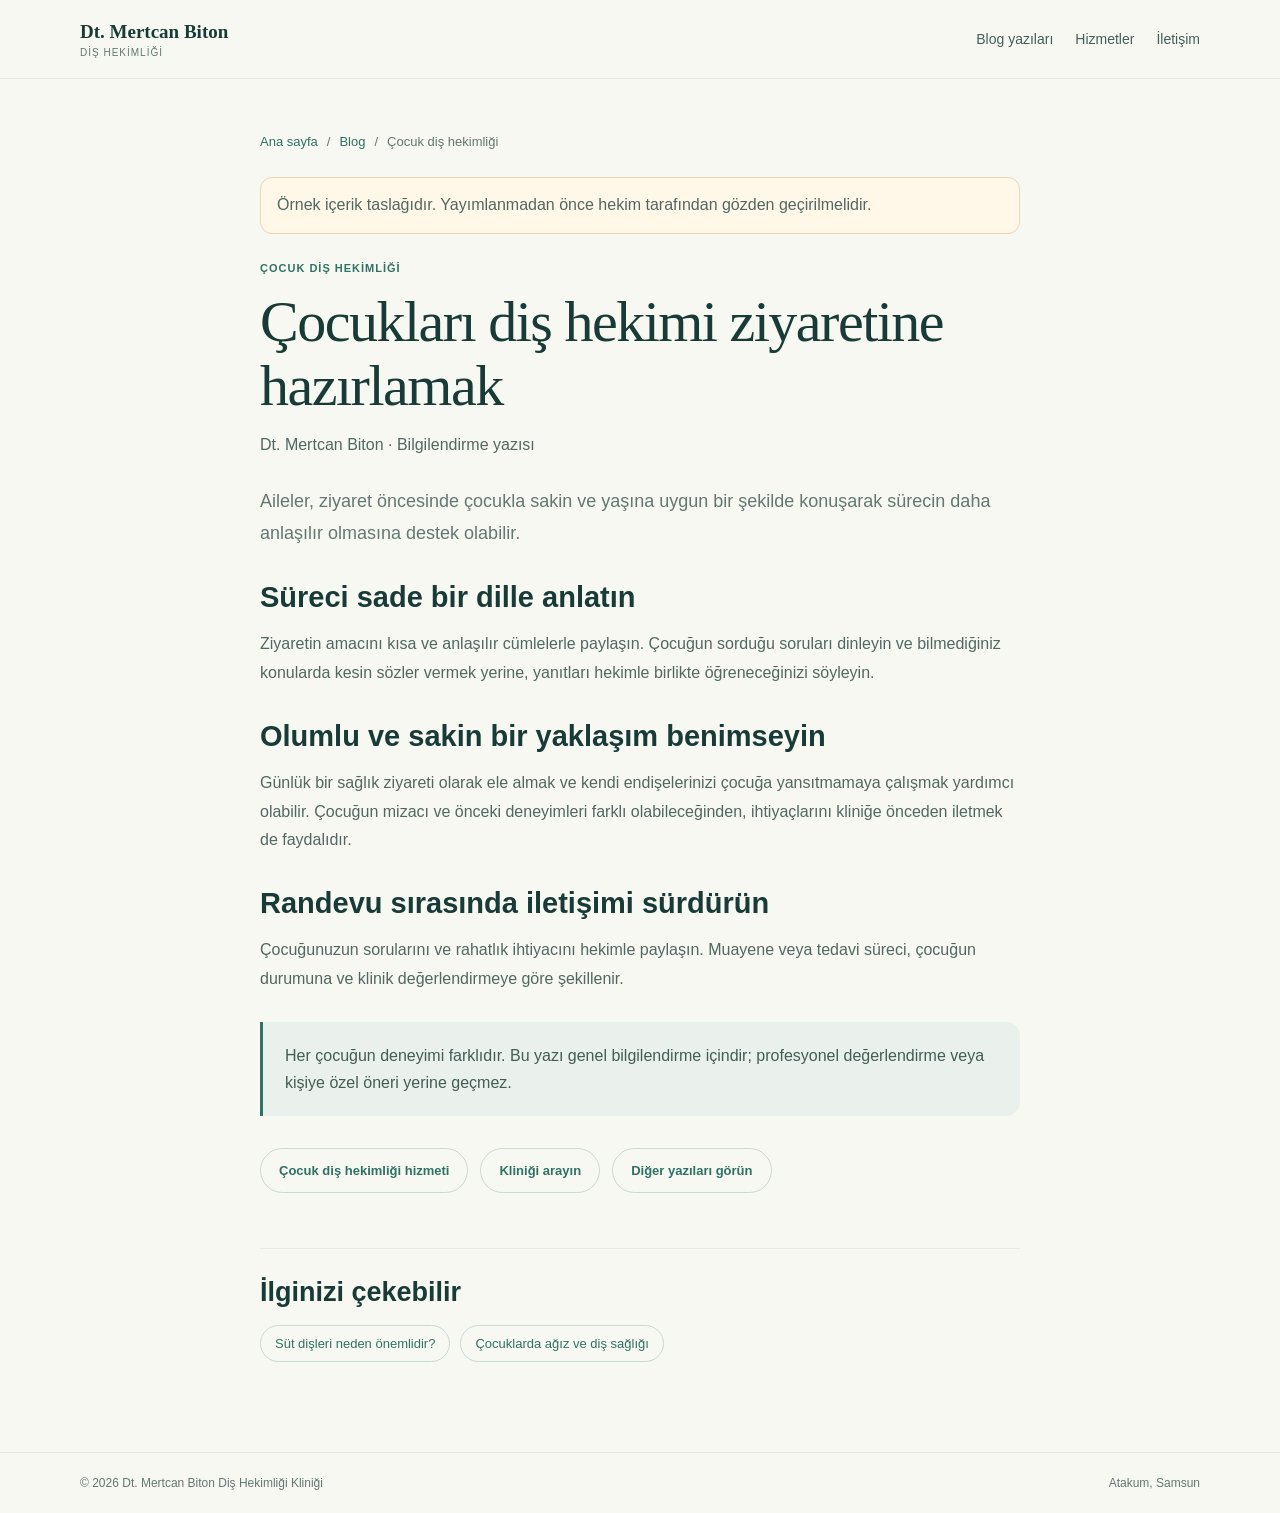
<file: blog-cocuk-ziyaret-hazirligi.html>
<!doctype html>
<html lang="tr">
<head>
  <meta charset="utf-8">
  <meta name="viewport" content="width=device-width, initial-scale=1">
  <meta name="theme-color" content="#f7f8f2">
  <meta name="description" content="Diş hekimi ziyaretini çocuğunuza nasıl anlatabileceğinizi ve randevu sırasında iletişimi nasıl sürdürebileceğinizi öğrenin.">
  <title>Çocukları Diş Hekimi Ziyaretine Hazırlamak | Dt. Mertcan Biton</title>
  <link rel="stylesheet" href="blog.css">
  <style>
    :root { --ink:#193b38; --muted:#647773; --green:#2f7166; --green-dark:#22584f; --white:#fff; --line:#e5eae4; --shadow:0 24px 70px rgba(32,71,62,.11); font-family:"Segoe UI",Arial,sans-serif; font-synthesis:none; text-rendering:optimizeLegibility; }
    * { box-sizing:border-box; }
    body { margin:0; background:#f7f8f2; color:var(--ink); }
    a { color:inherit; text-decoration:none; }
    .container { width:min(1120px,calc(100% - 48px)); margin-inline:auto; }
    .eyebrow { display:inline-flex; align-items:center; gap:9px; color:var(--green); font-size:12px; font-weight:700; letter-spacing:1.5px; text-transform:uppercase; }
    .eyebrow::before { width:24px; height:1px; background:currentColor; content:""; }
    .button { display:inline-flex; min-height:45px; align-items:center; justify-content:center; gap:9px; padding:0 18px; border:1px solid #cbd9d1; border-radius:999px; color:var(--green); font-size:13px; font-weight:650; }
    .button:hover { background:#fff; }
    @media (max-width:560px) { .container { width:min(100% - 32px,1120px); } }
  </style>
</head>
<body class="blog-page-body">
  <header class="blog-site-header">
    <nav class="container blog-site-nav" aria-label="Ana menü">
      <a class="blog-site-logo" href="index.html">Dt. Mertcan Biton<small>Diş Hekimliği</small></a>
      <div class="blog-site-links"><a href="blog.html">Blog yazıları</a><a href="index.html#hizmetler">Hizmetler</a><a href="index.html#iletisim">İletişim</a></div>
    </nav>
  </header>
  <main class="blog-page-main">
    <article class="container blog-article">
      <nav class="blog-breadcrumb" aria-label="Sayfa yolu"><a href="index.html">Ana sayfa</a><span aria-hidden="true">/</span><a href="blog.html">Blog</a><span aria-hidden="true">/</span><span>Çocuk diş hekimliği</span></nav>
      <p class="draft-banner">Örnek içerik taslağıdır. Yayımlanmadan önce hekim tarafından gözden geçirilmelidir.</p>
      <span class="blog-category">Çocuk diş hekimliği</span>
      <h1>Çocukları diş hekimi ziyaretine hazırlamak</h1>
      <p class="article-meta">Dt. Mertcan Biton · Bilgilendirme yazısı</p>
      <p class="article-lead">Aileler, ziyaret öncesinde çocukla sakin ve yaşına uygun bir şekilde konuşarak sürecin daha anlaşılır olmasına destek olabilir.</p>
      <h2>Süreci sade bir dille anlatın</h2>
      <p>Ziyaretin amacını kısa ve anlaşılır cümlelerle paylaşın. Çocuğun sorduğu soruları dinleyin ve bilmediğiniz konularda kesin sözler vermek yerine, yanıtları hekimle birlikte öğreneceğinizi söyleyin.</p>
      <h2>Olumlu ve sakin bir yaklaşım benimseyin</h2>
      <p>Günlük bir sağlık ziyareti olarak ele almak ve kendi endişelerinizi çocuğa yansıtmamaya çalışmak yardımcı olabilir. Çocuğun mizacı ve önceki deneyimleri farklı olabileceğinden, ihtiyaçlarını kliniğe önceden iletmek de faydalıdır.</p>
      <h2>Randevu sırasında iletişimi sürdürün</h2>
      <p>Çocuğunuzun sorularını ve rahatlık ihtiyacını hekimle paylaşın. Muayene veya tedavi süreci, çocuğun durumuna ve klinik değerlendirmeye göre şekillenir.</p>
      <div class="article-callout">Her çocuğun deneyimi farklıdır. Bu yazı genel bilgilendirme içindir; profesyonel değerlendirme veya kişiye özel öneri yerine geçmez.</div>
      <div class="article-actions"><a class="button" href="hizmet-cocuk-dis-hekimligi.html">Çocuk diş hekimliği hizmeti</a><a class="button" href="tel:+905348561854">Kliniği arayın</a><a class="button" href="blog.html">Diğer yazıları görün</a></div>
      <section class="related-posts"><h2>İlginizi çekebilir</h2><div class="related-links"><a href="blog-sut-disleri.html">Süt dişleri neden önemlidir?</a><a href="blog-cocuk-dis-hekimligi.html">Çocuklarda ağız ve diş sağlığı</a></div></section>
    </article>
  </main>
  <footer class="blog-footer"><div class="container blog-footer-inner"><p>© <span id="year">2026</span> Dt. Mertcan Biton Diş Hekimliği Kliniği</p><p>Atakum, Samsun</p></div></footer>
  <script>document.querySelector("#year").textContent = new Date().getFullYear();</script>
</body>
</html>
</file>
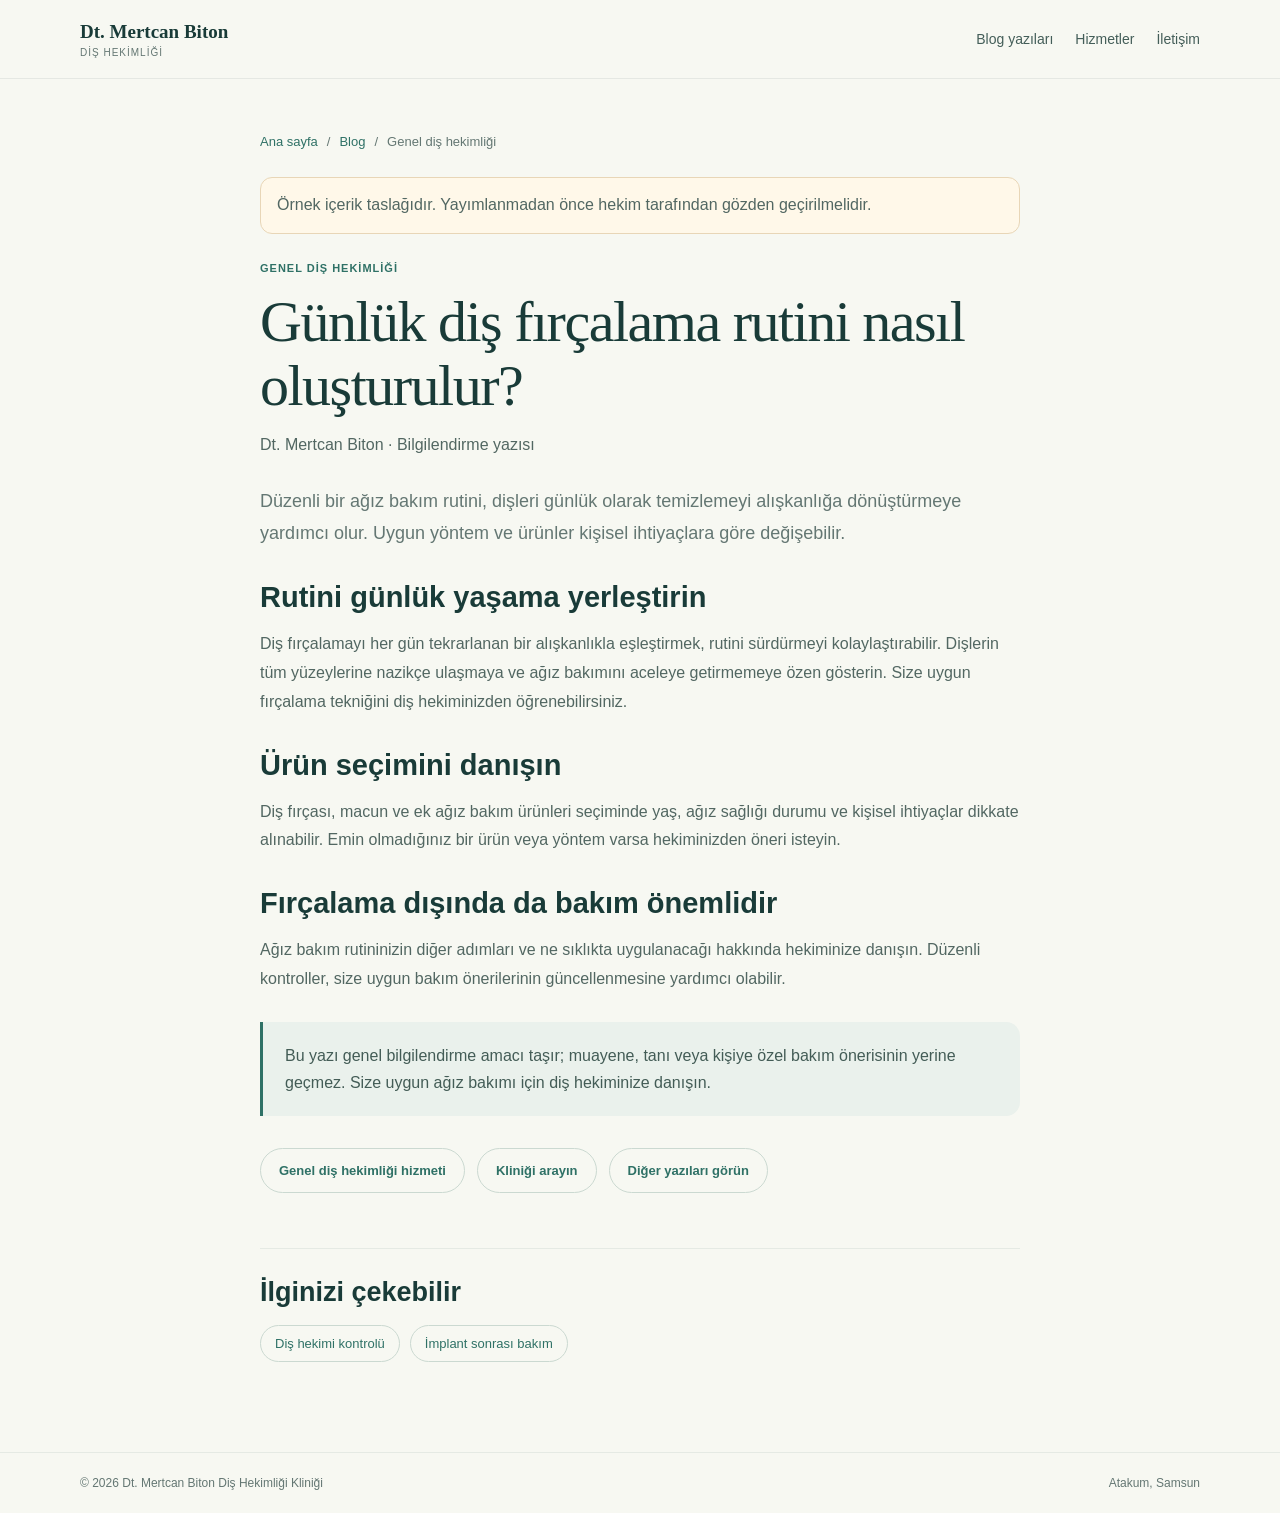
<file: blog-dis-fircalama-rutini.html>
<!doctype html>
<html lang="tr">
<head>
  <meta charset="utf-8">
  <meta name="viewport" content="width=device-width, initial-scale=1">
  <meta name="theme-color" content="#f7f8f2">
  <meta name="description" content="Diş fırçalamayı günlük yaşama yerleştirme, fırça ve macun seçimini hekime danışma ve ağız bakımını tamamlama üzerine bir yazı.">
  <title>Günlük Diş Fırçalama Rutini | Dt. Mertcan Biton</title>
  <link rel="stylesheet" href="blog.css">
  <style>
    :root { --ink:#193b38; --muted:#647773; --green:#2f7166; --green-dark:#22584f; --white:#fff; --line:#e5eae4; --shadow:0 24px 70px rgba(32,71,62,.11); font-family:"Segoe UI",Arial,sans-serif; font-synthesis:none; text-rendering:optimizeLegibility; }
    * { box-sizing:border-box; }
    body { margin:0; background:#f7f8f2; color:var(--ink); }
    a { color:inherit; text-decoration:none; }
    .container { width:min(1120px,calc(100% - 48px)); margin-inline:auto; }
    .eyebrow { display:inline-flex; align-items:center; gap:9px; color:var(--green); font-size:12px; font-weight:700; letter-spacing:1.5px; text-transform:uppercase; }
    .eyebrow::before { width:24px; height:1px; background:currentColor; content:""; }
    .button { display:inline-flex; min-height:45px; align-items:center; justify-content:center; gap:9px; padding:0 18px; border:1px solid #cbd9d1; border-radius:999px; color:var(--green); font-size:13px; font-weight:650; }
    .button:hover { background:#fff; }
    @media (max-width:560px) { .container { width:min(100% - 32px,1120px); } }
  </style>
</head>
<body class="blog-page-body">
  <header class="blog-site-header">
    <nav class="container blog-site-nav" aria-label="Ana menü">
      <a class="blog-site-logo" href="index.html">Dt. Mertcan Biton<small>Diş Hekimliği</small></a>
      <div class="blog-site-links"><a href="blog.html">Blog yazıları</a><a href="index.html#hizmetler">Hizmetler</a><a href="index.html#iletisim">İletişim</a></div>
    </nav>
  </header>
  <main class="blog-page-main">
    <article class="container blog-article">
      <nav class="blog-breadcrumb" aria-label="Sayfa yolu"><a href="index.html">Ana sayfa</a><span aria-hidden="true">/</span><a href="blog.html">Blog</a><span aria-hidden="true">/</span><span>Genel diş hekimliği</span></nav>
      <p class="draft-banner">Örnek içerik taslağıdır. Yayımlanmadan önce hekim tarafından gözden geçirilmelidir.</p>
      <span class="blog-category">Genel diş hekimliği</span>
      <h1>Günlük diş fırçalama rutini nasıl oluşturulur?</h1>
      <p class="article-meta">Dt. Mertcan Biton · Bilgilendirme yazısı</p>
      <p class="article-lead">Düzenli bir ağız bakım rutini, dişleri günlük olarak temizlemeyi alışkanlığa dönüştürmeye yardımcı olur. Uygun yöntem ve ürünler kişisel ihtiyaçlara göre değişebilir.</p>
      <h2>Rutini günlük yaşama yerleştirin</h2>
      <p>Diş fırçalamayı her gün tekrarlanan bir alışkanlıkla eşleştirmek, rutini sürdürmeyi kolaylaştırabilir. Dişlerin tüm yüzeylerine nazikçe ulaşmaya ve ağız bakımını aceleye getirmemeye özen gösterin. Size uygun fırçalama tekniğini diş hekiminizden öğrenebilirsiniz.</p>
      <h2>Ürün seçimini danışın</h2>
      <p>Diş fırçası, macun ve ek ağız bakım ürünleri seçiminde yaş, ağız sağlığı durumu ve kişisel ihtiyaçlar dikkate alınabilir. Emin olmadığınız bir ürün veya yöntem varsa hekiminizden öneri isteyin.</p>
      <h2>Fırçalama dışında da bakım önemlidir</h2>
      <p>Ağız bakım rutininizin diğer adımları ve ne sıklıkta uygulanacağı hakkında hekiminize danışın. Düzenli kontroller, size uygun bakım önerilerinin güncellenmesine yardımcı olabilir.</p>
      <div class="article-callout">Bu yazı genel bilgilendirme amacı taşır; muayene, tanı veya kişiye özel bakım önerisinin yerine geçmez. Size uygun ağız bakımı için diş hekiminize danışın.</div>
      <div class="article-actions"><a class="button" href="hizmet-genel-dis-hekimligi.html">Genel diş hekimliği hizmeti</a><a class="button" href="tel:+905348561854">Kliniği arayın</a><a class="button" href="blog.html">Diğer yazıları görün</a></div>
      <section class="related-posts"><h2>İlginizi çekebilir</h2><div class="related-links"><a href="blog-genel-dis-hekimligi.html">Diş hekimi kontrolü</a><a href="blog-implant-bakim.html">İmplant sonrası bakım</a></div></section>
    </article>
  </main>
  <footer class="blog-footer"><div class="container blog-footer-inner"><p>© <span id="year">2026</span> Dt. Mertcan Biton Diş Hekimliği Kliniği</p><p>Atakum, Samsun</p></div></footer>
  <script>document.querySelector("#year").textContent = new Date().getFullYear();</script>
</body>
</html>
</file>
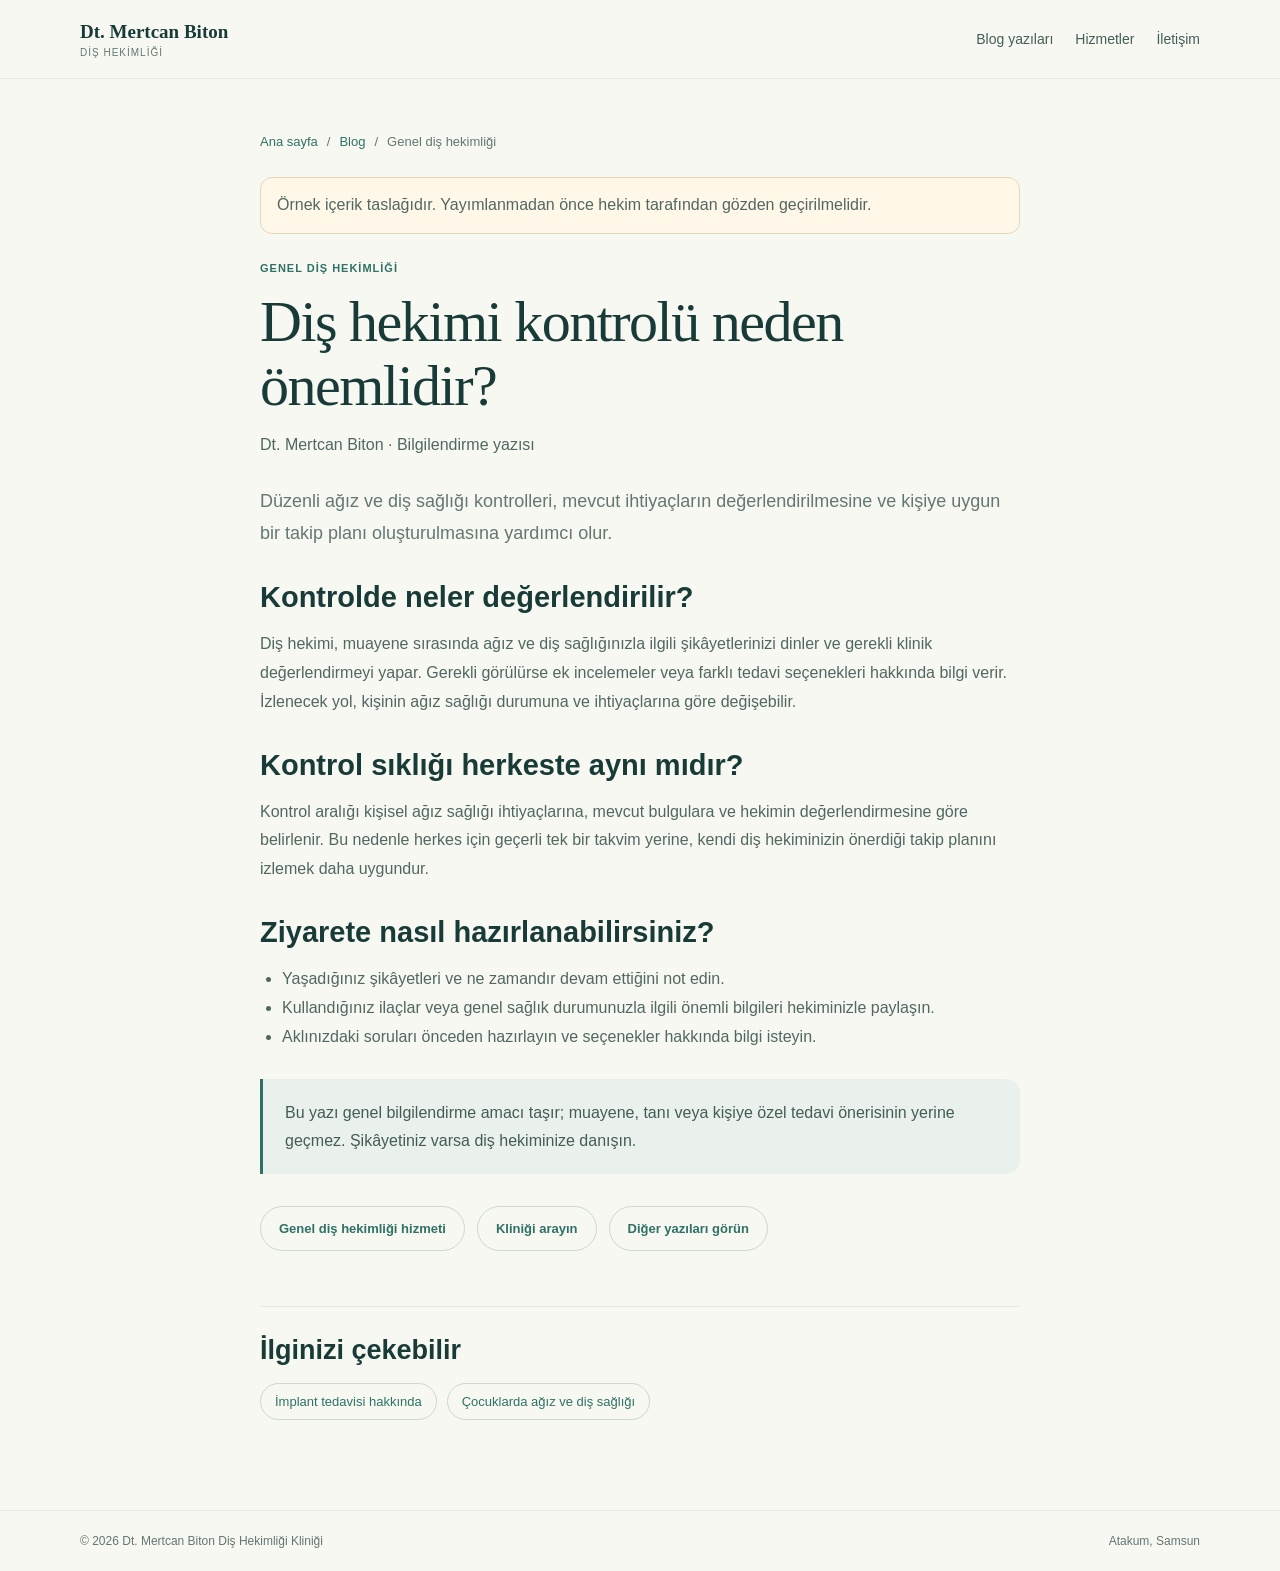
<file: blog-genel-dis-hekimligi.html>
<!doctype html>
<html lang="tr">
<head>
  <meta charset="utf-8">
  <meta name="viewport" content="width=device-width, initial-scale=1">
  <meta name="theme-color" content="#f7f8f2">
  <meta name="description" content="Diş hekimi kontrolünde nelere bakılır, kontrol sıklığı nasıl belirlenir ve ziyarete nasıl hazırlanabilirsiniz?">
  <title>Diş Hekimi Kontrolü Neden Önemlidir? | Dt. Mertcan Biton</title>
  <link rel="stylesheet" href="blog.css">
  <style>
    :root { --ink:#193b38; --muted:#647773; --green:#2f7166; --green-dark:#22584f; --white:#fff; --line:#e5eae4; --shadow:0 24px 70px rgba(32,71,62,.11); font-family:"Segoe UI",Arial,sans-serif; font-synthesis:none; text-rendering:optimizeLegibility; }
    * { box-sizing:border-box; }
    body { margin:0; background:#f7f8f2; color:var(--ink); }
    a { color:inherit; text-decoration:none; }
    .container { width:min(1120px,calc(100% - 48px)); margin-inline:auto; }
    .eyebrow { display:inline-flex; align-items:center; gap:9px; color:var(--green); font-size:12px; font-weight:700; letter-spacing:1.5px; text-transform:uppercase; }
    .eyebrow::before { width:24px; height:1px; background:currentColor; content:""; }
    .button { display:inline-flex; min-height:45px; align-items:center; justify-content:center; gap:9px; padding:0 18px; border:1px solid #cbd9d1; border-radius:999px; color:var(--green); font-size:13px; font-weight:650; }
    .button:hover { background:#fff; }
    @media (max-width:560px) { .container { width:min(100% - 32px,1120px); } }
  </style>
</head>
<body class="blog-page-body">
  <header class="blog-site-header">
    <nav class="container blog-site-nav" aria-label="Ana menü">
      <a class="blog-site-logo" href="index.html">Dt. Mertcan Biton<small>Diş Hekimliği</small></a>
      <div class="blog-site-links"><a href="blog.html">Blog yazıları</a><a href="index.html#hizmetler">Hizmetler</a><a href="index.html#iletisim">İletişim</a></div>
    </nav>
  </header>
  <main class="blog-page-main">
    <article class="container blog-article">
      <nav class="blog-breadcrumb" aria-label="Sayfa yolu"><a href="index.html">Ana sayfa</a><span aria-hidden="true">/</span><a href="blog.html">Blog</a><span aria-hidden="true">/</span><span>Genel diş hekimliği</span></nav>
      <p class="draft-banner">Örnek içerik taslağıdır. Yayımlanmadan önce hekim tarafından gözden geçirilmelidir.</p>
      <span class="blog-category">Genel diş hekimliği</span>
      <h1>Diş hekimi kontrolü neden önemlidir?</h1>
      <p class="article-meta">Dt. Mertcan Biton · Bilgilendirme yazısı</p>
      <p class="article-lead">Düzenli ağız ve diş sağlığı kontrolleri, mevcut ihtiyaçların değerlendirilmesine ve kişiye uygun bir takip planı oluşturulmasına yardımcı olur.</p>

      <h2>Kontrolde neler değerlendirilir?</h2>
      <p>Diş hekimi, muayene sırasında ağız ve diş sağlığınızla ilgili şikâyetlerinizi dinler ve gerekli klinik değerlendirmeyi yapar. Gerekli görülürse ek incelemeler veya farklı tedavi seçenekleri hakkında bilgi verir. İzlenecek yol, kişinin ağız sağlığı durumuna ve ihtiyaçlarına göre değişebilir.</p>

      <h2>Kontrol sıklığı herkeste aynı mıdır?</h2>
      <p>Kontrol aralığı kişisel ağız sağlığı ihtiyaçlarına, mevcut bulgulara ve hekimin değerlendirmesine göre belirlenir. Bu nedenle herkes için geçerli tek bir takvim yerine, kendi diş hekiminizin önerdiği takip planını izlemek daha uygundur.</p>

      <h2>Ziyarete nasıl hazırlanabilirsiniz?</h2>
      <ul>
        <li>Yaşadığınız şikâyetleri ve ne zamandır devam ettiğini not edin.</li>
        <li>Kullandığınız ilaçlar veya genel sağlık durumunuzla ilgili önemli bilgileri hekiminizle paylaşın.</li>
        <li>Aklınızdaki soruları önceden hazırlayın ve seçenekler hakkında bilgi isteyin.</li>
      </ul>

      <div class="article-callout">Bu yazı genel bilgilendirme amacı taşır; muayene, tanı veya kişiye özel tedavi önerisinin yerine geçmez. Şikâyetiniz varsa diş hekiminize danışın.</div>
      <div class="article-actions"><a class="button" href="hizmet-genel-dis-hekimligi.html">Genel diş hekimliği hizmeti</a><a class="button" href="tel:+905348561854">Kliniği arayın</a><a class="button" href="blog.html">Diğer yazıları görün</a></div>
      <section class="related-posts"><h2>İlginizi çekebilir</h2><div class="related-links"><a href="blog-implant.html">İmplant tedavisi hakkında</a><a href="blog-cocuk-dis-hekimligi.html">Çocuklarda ağız ve diş sağlığı</a></div></section>
    </article>
  </main>
  <footer class="blog-footer"><div class="container blog-footer-inner"><p>© <span id="year">2026</span> Dt. Mertcan Biton Diş Hekimliği Kliniği</p><p>Atakum, Samsun</p></div></footer>
  <script>document.querySelector("#year").textContent = new Date().getFullYear();</script>
</body>
</html>
</file>
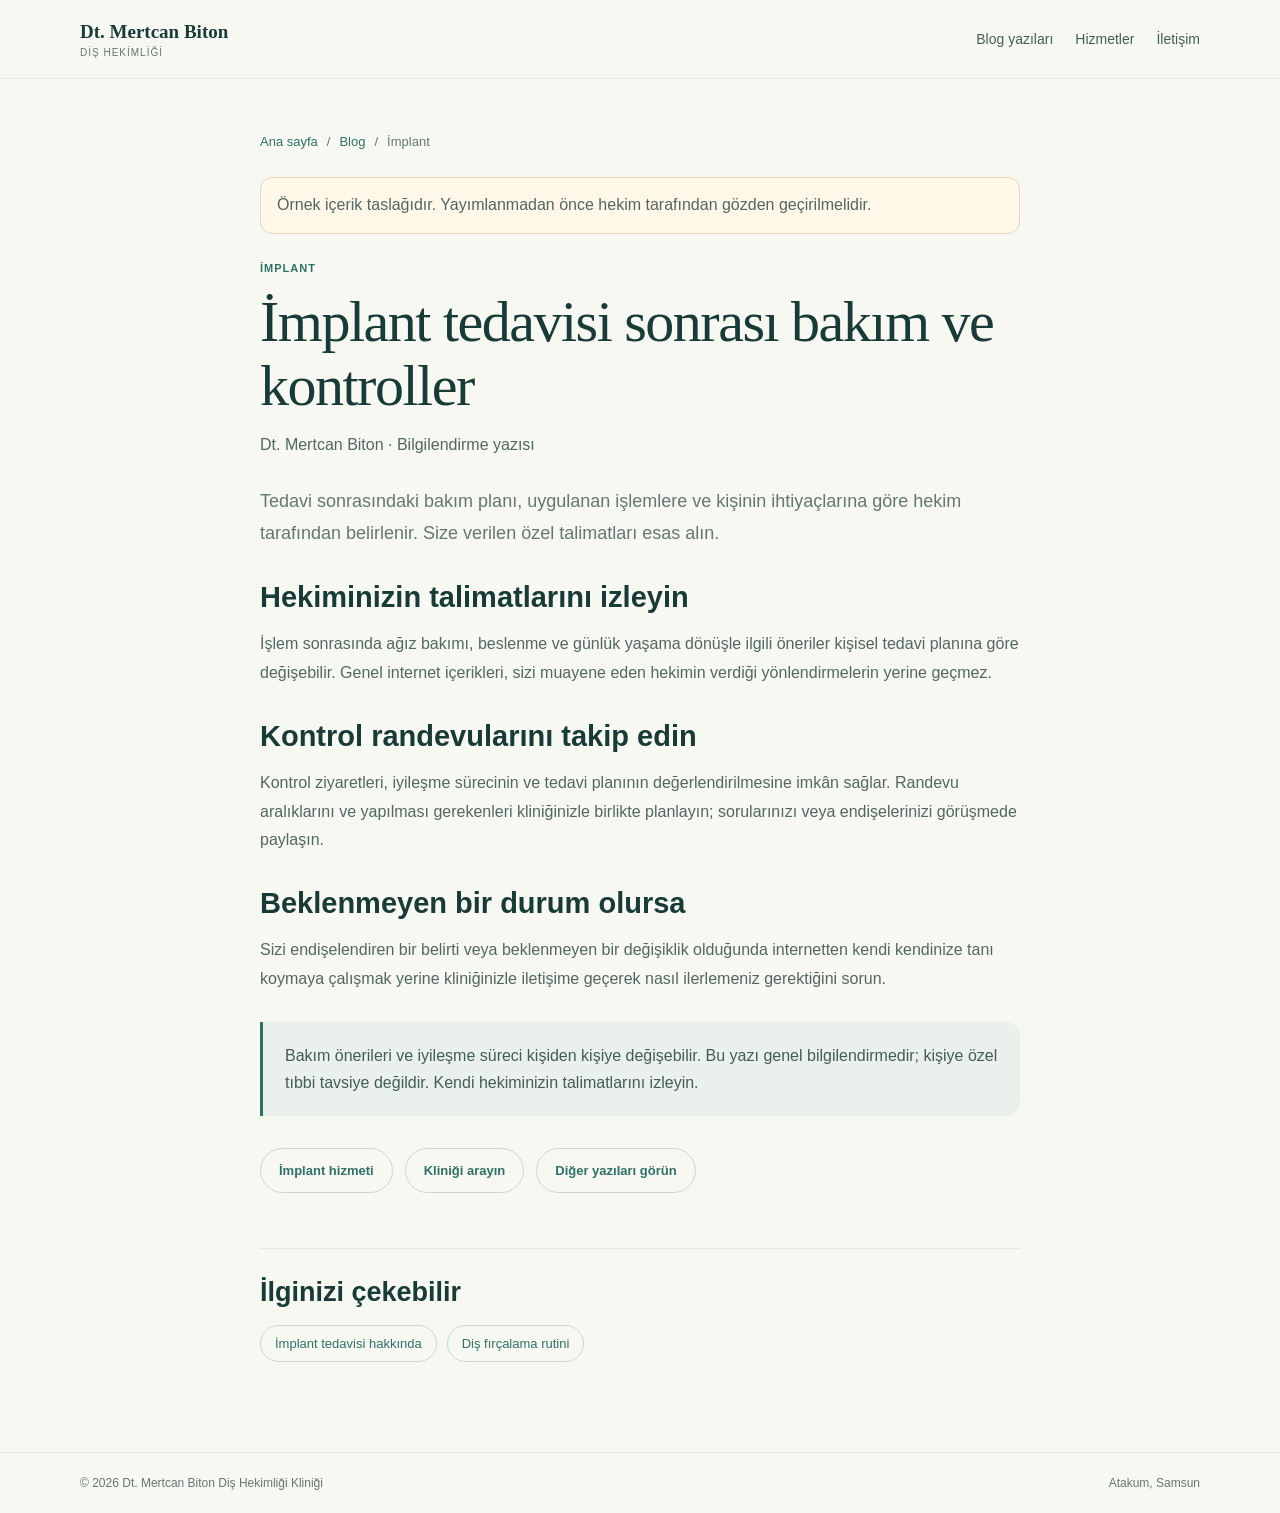
<file: blog-implant-bakim.html>
<!doctype html>
<html lang="tr">
<head>
  <meta charset="utf-8">
  <meta name="viewport" content="width=device-width, initial-scale=1">
  <meta name="theme-color" content="#f7f8f2">
  <meta name="description" content="İmplant tedavisi sonrası bakım, kontrol randevularının takibi ve beklenmeyen bir durumda klinikle iletişim hakkında genel bilgiler.">
  <title>İmplant Tedavisi Sonrası Bakım | Dt. Mertcan Biton</title>
  <link rel="stylesheet" href="blog.css">
  <style>
    :root { --ink:#193b38; --muted:#647773; --green:#2f7166; --green-dark:#22584f; --white:#fff; --line:#e5eae4; --shadow:0 24px 70px rgba(32,71,62,.11); font-family:"Segoe UI",Arial,sans-serif; font-synthesis:none; text-rendering:optimizeLegibility; }
    * { box-sizing:border-box; }
    body { margin:0; background:#f7f8f2; color:var(--ink); }
    a { color:inherit; text-decoration:none; }
    .container { width:min(1120px,calc(100% - 48px)); margin-inline:auto; }
    .eyebrow { display:inline-flex; align-items:center; gap:9px; color:var(--green); font-size:12px; font-weight:700; letter-spacing:1.5px; text-transform:uppercase; }
    .eyebrow::before { width:24px; height:1px; background:currentColor; content:""; }
    .button { display:inline-flex; min-height:45px; align-items:center; justify-content:center; gap:9px; padding:0 18px; border:1px solid #cbd9d1; border-radius:999px; color:var(--green); font-size:13px; font-weight:650; }
    .button:hover { background:#fff; }
    @media (max-width:560px) { .container { width:min(100% - 32px,1120px); } }
  </style>
</head>
<body class="blog-page-body">
  <header class="blog-site-header">
    <nav class="container blog-site-nav" aria-label="Ana menü">
      <a class="blog-site-logo" href="index.html">Dt. Mertcan Biton<small>Diş Hekimliği</small></a>
      <div class="blog-site-links"><a href="blog.html">Blog yazıları</a><a href="index.html#hizmetler">Hizmetler</a><a href="index.html#iletisim">İletişim</a></div>
    </nav>
  </header>
  <main class="blog-page-main">
    <article class="container blog-article">
      <nav class="blog-breadcrumb" aria-label="Sayfa yolu"><a href="index.html">Ana sayfa</a><span aria-hidden="true">/</span><a href="blog.html">Blog</a><span aria-hidden="true">/</span><span>İmplant</span></nav>
      <p class="draft-banner">Örnek içerik taslağıdır. Yayımlanmadan önce hekim tarafından gözden geçirilmelidir.</p>
      <span class="blog-category">İmplant</span>
      <h1>İmplant tedavisi sonrası bakım ve kontroller</h1>
      <p class="article-meta">Dt. Mertcan Biton · Bilgilendirme yazısı</p>
      <p class="article-lead">Tedavi sonrasındaki bakım planı, uygulanan işlemlere ve kişinin ihtiyaçlarına göre hekim tarafından belirlenir. Size verilen özel talimatları esas alın.</p>
      <h2>Hekiminizin talimatlarını izleyin</h2>
      <p>İşlem sonrasında ağız bakımı, beslenme ve günlük yaşama dönüşle ilgili öneriler kişisel tedavi planına göre değişebilir. Genel internet içerikleri, sizi muayene eden hekimin verdiği yönlendirmelerin yerine geçmez.</p>
      <h2>Kontrol randevularını takip edin</h2>
      <p>Kontrol ziyaretleri, iyileşme sürecinin ve tedavi planının değerlendirilmesine imkân sağlar. Randevu aralıklarını ve yapılması gerekenleri kliniğinizle birlikte planlayın; sorularınızı veya endişelerinizi görüşmede paylaşın.</p>
      <h2>Beklenmeyen bir durum olursa</h2>
      <p>Sizi endişelendiren bir belirti veya beklenmeyen bir değişiklik olduğunda internetten kendi kendinize tanı koymaya çalışmak yerine kliniğinizle iletişime geçerek nasıl ilerlemeniz gerektiğini sorun.</p>
      <div class="article-callout">Bakım önerileri ve iyileşme süreci kişiden kişiye değişebilir. Bu yazı genel bilgilendirmedir; kişiye özel tıbbi tavsiye değildir. Kendi hekiminizin talimatlarını izleyin.</div>
      <div class="article-actions"><a class="button" href="hizmet-implant.html">İmplant hizmeti</a><a class="button" href="tel:+905348561854">Kliniği arayın</a><a class="button" href="blog.html">Diğer yazıları görün</a></div>
      <section class="related-posts"><h2>İlginizi çekebilir</h2><div class="related-links"><a href="blog-implant.html">İmplant tedavisi hakkında</a><a href="blog-dis-fircalama-rutini.html">Diş fırçalama rutini</a></div></section>
    </article>
  </main>
  <footer class="blog-footer"><div class="container blog-footer-inner"><p>© <span id="year">2026</span> Dt. Mertcan Biton Diş Hekimliği Kliniği</p><p>Atakum, Samsun</p></div></footer>
  <script>document.querySelector("#year").textContent = new Date().getFullYear();</script>
</body>
</html>
</file>
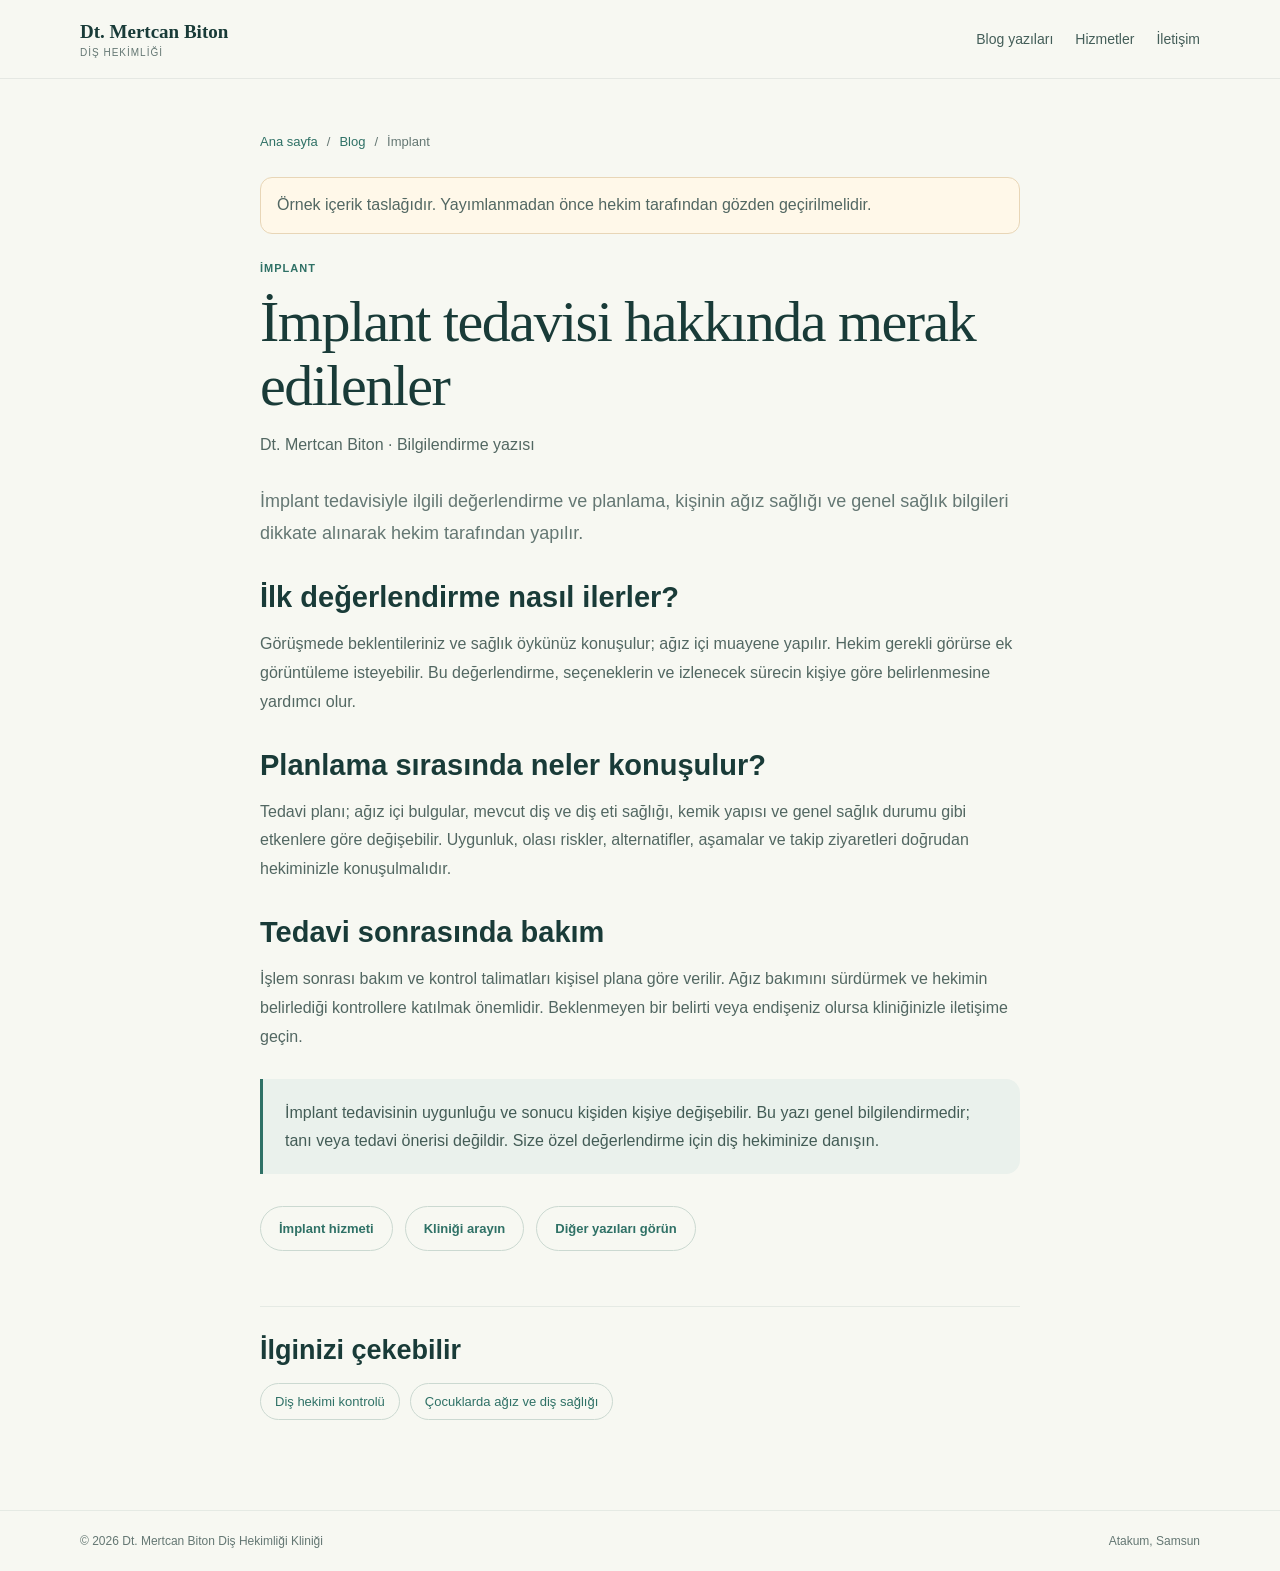
<file: blog-implant.html>
<!doctype html>
<html lang="tr">
<head>
  <meta charset="utf-8">
  <meta name="viewport" content="width=device-width, initial-scale=1">
  <meta name="theme-color" content="#f7f8f2">
  <meta name="description" content="İmplant tedavisinin planlamasını etkileyen etkenler, ilk değerlendirme ve işlem sonrası takiple ilgili sık sorulan sorular.">
  <title>İmplant Tedavisi Nasıl Planlanır? | Dt. Mertcan Biton</title>
  <link rel="stylesheet" href="blog.css">
  <style>
    :root { --ink:#193b38; --muted:#647773; --green:#2f7166; --green-dark:#22584f; --white:#fff; --line:#e5eae4; --shadow:0 24px 70px rgba(32,71,62,.11); font-family:"Segoe UI",Arial,sans-serif; font-synthesis:none; text-rendering:optimizeLegibility; }
    * { box-sizing:border-box; }
    body { margin:0; background:#f7f8f2; color:var(--ink); }
    a { color:inherit; text-decoration:none; }
    .container { width:min(1120px,calc(100% - 48px)); margin-inline:auto; }
    .eyebrow { display:inline-flex; align-items:center; gap:9px; color:var(--green); font-size:12px; font-weight:700; letter-spacing:1.5px; text-transform:uppercase; }
    .eyebrow::before { width:24px; height:1px; background:currentColor; content:""; }
    .button { display:inline-flex; min-height:45px; align-items:center; justify-content:center; gap:9px; padding:0 18px; border:1px solid #cbd9d1; border-radius:999px; color:var(--green); font-size:13px; font-weight:650; }
    .button:hover { background:#fff; }
    @media (max-width:560px) { .container { width:min(100% - 32px,1120px); } }
  </style>
</head>
<body class="blog-page-body">
  <header class="blog-site-header">
    <nav class="container blog-site-nav" aria-label="Ana menü">
      <a class="blog-site-logo" href="index.html">Dt. Mertcan Biton<small>Diş Hekimliği</small></a>
      <div class="blog-site-links"><a href="blog.html">Blog yazıları</a><a href="index.html#hizmetler">Hizmetler</a><a href="index.html#iletisim">İletişim</a></div>
    </nav>
  </header>
  <main class="blog-page-main">
    <article class="container blog-article">
      <nav class="blog-breadcrumb" aria-label="Sayfa yolu"><a href="index.html">Ana sayfa</a><span aria-hidden="true">/</span><a href="blog.html">Blog</a><span aria-hidden="true">/</span><span>İmplant</span></nav>
      <p class="draft-banner">Örnek içerik taslağıdır. Yayımlanmadan önce hekim tarafından gözden geçirilmelidir.</p>
      <span class="blog-category">İmplant</span>
      <h1>İmplant tedavisi hakkında merak edilenler</h1>
      <p class="article-meta">Dt. Mertcan Biton · Bilgilendirme yazısı</p>
      <p class="article-lead">İmplant tedavisiyle ilgili değerlendirme ve planlama, kişinin ağız sağlığı ve genel sağlık bilgileri dikkate alınarak hekim tarafından yapılır.</p>

      <h2>İlk değerlendirme nasıl ilerler?</h2>
      <p>Görüşmede beklentileriniz ve sağlık öykünüz konuşulur; ağız içi muayene yapılır. Hekim gerekli görürse ek görüntüleme isteyebilir. Bu değerlendirme, seçeneklerin ve izlenecek sürecin kişiye göre belirlenmesine yardımcı olur.</p>

      <h2>Planlama sırasında neler konuşulur?</h2>
      <p>Tedavi planı; ağız içi bulgular, mevcut diş ve diş eti sağlığı, kemik yapısı ve genel sağlık durumu gibi etkenlere göre değişebilir. Uygunluk, olası riskler, alternatifler, aşamalar ve takip ziyaretleri doğrudan hekiminizle konuşulmalıdır.</p>

      <h2>Tedavi sonrasında bakım</h2>
      <p>İşlem sonrası bakım ve kontrol talimatları kişisel plana göre verilir. Ağız bakımını sürdürmek ve hekimin belirlediği kontrollere katılmak önemlidir. Beklenmeyen bir belirti veya endişeniz olursa kliniğinizle iletişime geçin.</p>

      <div class="article-callout">İmplant tedavisinin uygunluğu ve sonucu kişiden kişiye değişebilir. Bu yazı genel bilgilendirmedir; tanı veya tedavi önerisi değildir. Size özel değerlendirme için diş hekiminize danışın.</div>
      <div class="article-actions"><a class="button" href="hizmet-implant.html">İmplant hizmeti</a><a class="button" href="tel:+905348561854">Kliniği arayın</a><a class="button" href="blog.html">Diğer yazıları görün</a></div>
      <section class="related-posts"><h2>İlginizi çekebilir</h2><div class="related-links"><a href="blog-genel-dis-hekimligi.html">Diş hekimi kontrolü</a><a href="blog-cocuk-dis-hekimligi.html">Çocuklarda ağız ve diş sağlığı</a></div></section>
    </article>
  </main>
  <footer class="blog-footer"><div class="container blog-footer-inner"><p>© <span id="year">2026</span> Dt. Mertcan Biton Diş Hekimliği Kliniği</p><p>Atakum, Samsun</p></div></footer>
  <script>document.querySelector("#year").textContent = new Date().getFullYear();</script>
</body>
</html>
</file>
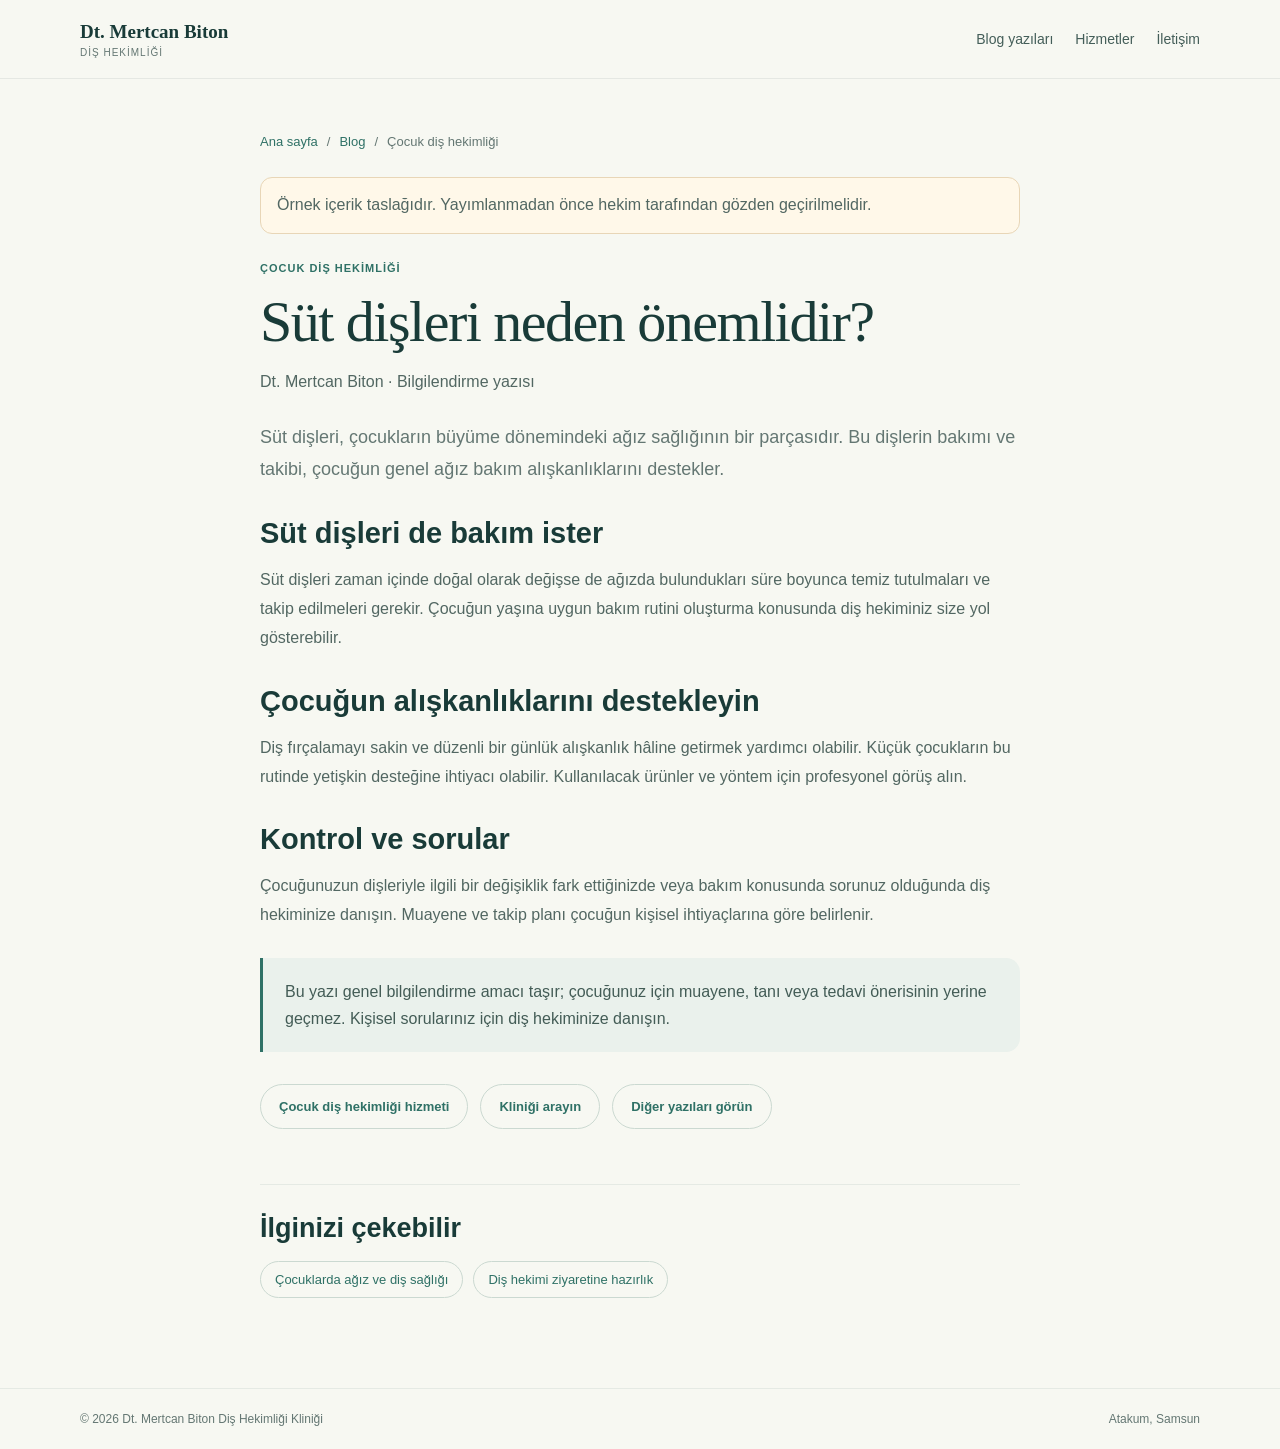
<file: blog-sut-disleri.html>
<!doctype html>
<html lang="tr">
<head>
  <meta charset="utf-8">
  <meta name="viewport" content="width=device-width, initial-scale=1">
  <meta name="theme-color" content="#f7f8f2">
  <meta name="description" content="Süt dişlerinin önemi, günlük bakım ve ailelerin diş hekimi kontrolünde sorabileceği sorular hakkında bilgi alın.">
  <title>Süt Dişleri Neden Önemlidir? | Dt. Mertcan Biton</title>
  <link rel="stylesheet" href="blog.css">
  <style>
    :root { --ink:#193b38; --muted:#647773; --green:#2f7166; --green-dark:#22584f; --white:#fff; --line:#e5eae4; --shadow:0 24px 70px rgba(32,71,62,.11); font-family:"Segoe UI",Arial,sans-serif; font-synthesis:none; text-rendering:optimizeLegibility; }
    * { box-sizing:border-box; }
    body { margin:0; background:#f7f8f2; color:var(--ink); }
    a { color:inherit; text-decoration:none; }
    .container { width:min(1120px,calc(100% - 48px)); margin-inline:auto; }
    .eyebrow { display:inline-flex; align-items:center; gap:9px; color:var(--green); font-size:12px; font-weight:700; letter-spacing:1.5px; text-transform:uppercase; }
    .eyebrow::before { width:24px; height:1px; background:currentColor; content:""; }
    .button { display:inline-flex; min-height:45px; align-items:center; justify-content:center; gap:9px; padding:0 18px; border:1px solid #cbd9d1; border-radius:999px; color:var(--green); font-size:13px; font-weight:650; }
    .button:hover { background:#fff; }
    @media (max-width:560px) { .container { width:min(100% - 32px,1120px); } }
  </style>
</head>
<body class="blog-page-body">
  <header class="blog-site-header">
    <nav class="container blog-site-nav" aria-label="Ana menü">
      <a class="blog-site-logo" href="index.html">Dt. Mertcan Biton<small>Diş Hekimliği</small></a>
      <div class="blog-site-links"><a href="blog.html">Blog yazıları</a><a href="index.html#hizmetler">Hizmetler</a><a href="index.html#iletisim">İletişim</a></div>
    </nav>
  </header>
  <main class="blog-page-main">
    <article class="container blog-article">
      <nav class="blog-breadcrumb" aria-label="Sayfa yolu"><a href="index.html">Ana sayfa</a><span aria-hidden="true">/</span><a href="blog.html">Blog</a><span aria-hidden="true">/</span><span>Çocuk diş hekimliği</span></nav>
      <p class="draft-banner">Örnek içerik taslağıdır. Yayımlanmadan önce hekim tarafından gözden geçirilmelidir.</p>
      <span class="blog-category">Çocuk diş hekimliği</span>
      <h1>Süt dişleri neden önemlidir?</h1>
      <p class="article-meta">Dt. Mertcan Biton · Bilgilendirme yazısı</p>
      <p class="article-lead">Süt dişleri, çocukların büyüme dönemindeki ağız sağlığının bir parçasıdır. Bu dişlerin bakımı ve takibi, çocuğun genel ağız bakım alışkanlıklarını destekler.</p>
      <h2>Süt dişleri de bakım ister</h2>
      <p>Süt dişleri zaman içinde doğal olarak değişse de ağızda bulundukları süre boyunca temiz tutulmaları ve takip edilmeleri gerekir. Çocuğun yaşına uygun bakım rutini oluşturma konusunda diş hekiminiz size yol gösterebilir.</p>
      <h2>Çocuğun alışkanlıklarını destekleyin</h2>
      <p>Diş fırçalamayı sakin ve düzenli bir günlük alışkanlık hâline getirmek yardımcı olabilir. Küçük çocukların bu rutinde yetişkin desteğine ihtiyacı olabilir. Kullanılacak ürünler ve yöntem için profesyonel görüş alın.</p>
      <h2>Kontrol ve sorular</h2>
      <p>Çocuğunuzun dişleriyle ilgili bir değişiklik fark ettiğinizde veya bakım konusunda sorunuz olduğunda diş hekiminize danışın. Muayene ve takip planı çocuğun kişisel ihtiyaçlarına göre belirlenir.</p>
      <div class="article-callout">Bu yazı genel bilgilendirme amacı taşır; çocuğunuz için muayene, tanı veya tedavi önerisinin yerine geçmez. Kişisel sorularınız için diş hekiminize danışın.</div>
      <div class="article-actions"><a class="button" href="hizmet-cocuk-dis-hekimligi.html">Çocuk diş hekimliği hizmeti</a><a class="button" href="tel:+905348561854">Kliniği arayın</a><a class="button" href="blog.html">Diğer yazıları görün</a></div>
      <section class="related-posts"><h2>İlginizi çekebilir</h2><div class="related-links"><a href="blog-cocuk-dis-hekimligi.html">Çocuklarda ağız ve diş sağlığı</a><a href="blog-cocuk-ziyaret-hazirligi.html">Diş hekimi ziyaretine hazırlık</a></div></section>
    </article>
  </main>
  <footer class="blog-footer"><div class="container blog-footer-inner"><p>© <span id="year">2026</span> Dt. Mertcan Biton Diş Hekimliği Kliniği</p><p>Atakum, Samsun</p></div></footer>
  <script>document.querySelector("#year").textContent = new Date().getFullYear();</script>
</body>
</html>
</file>
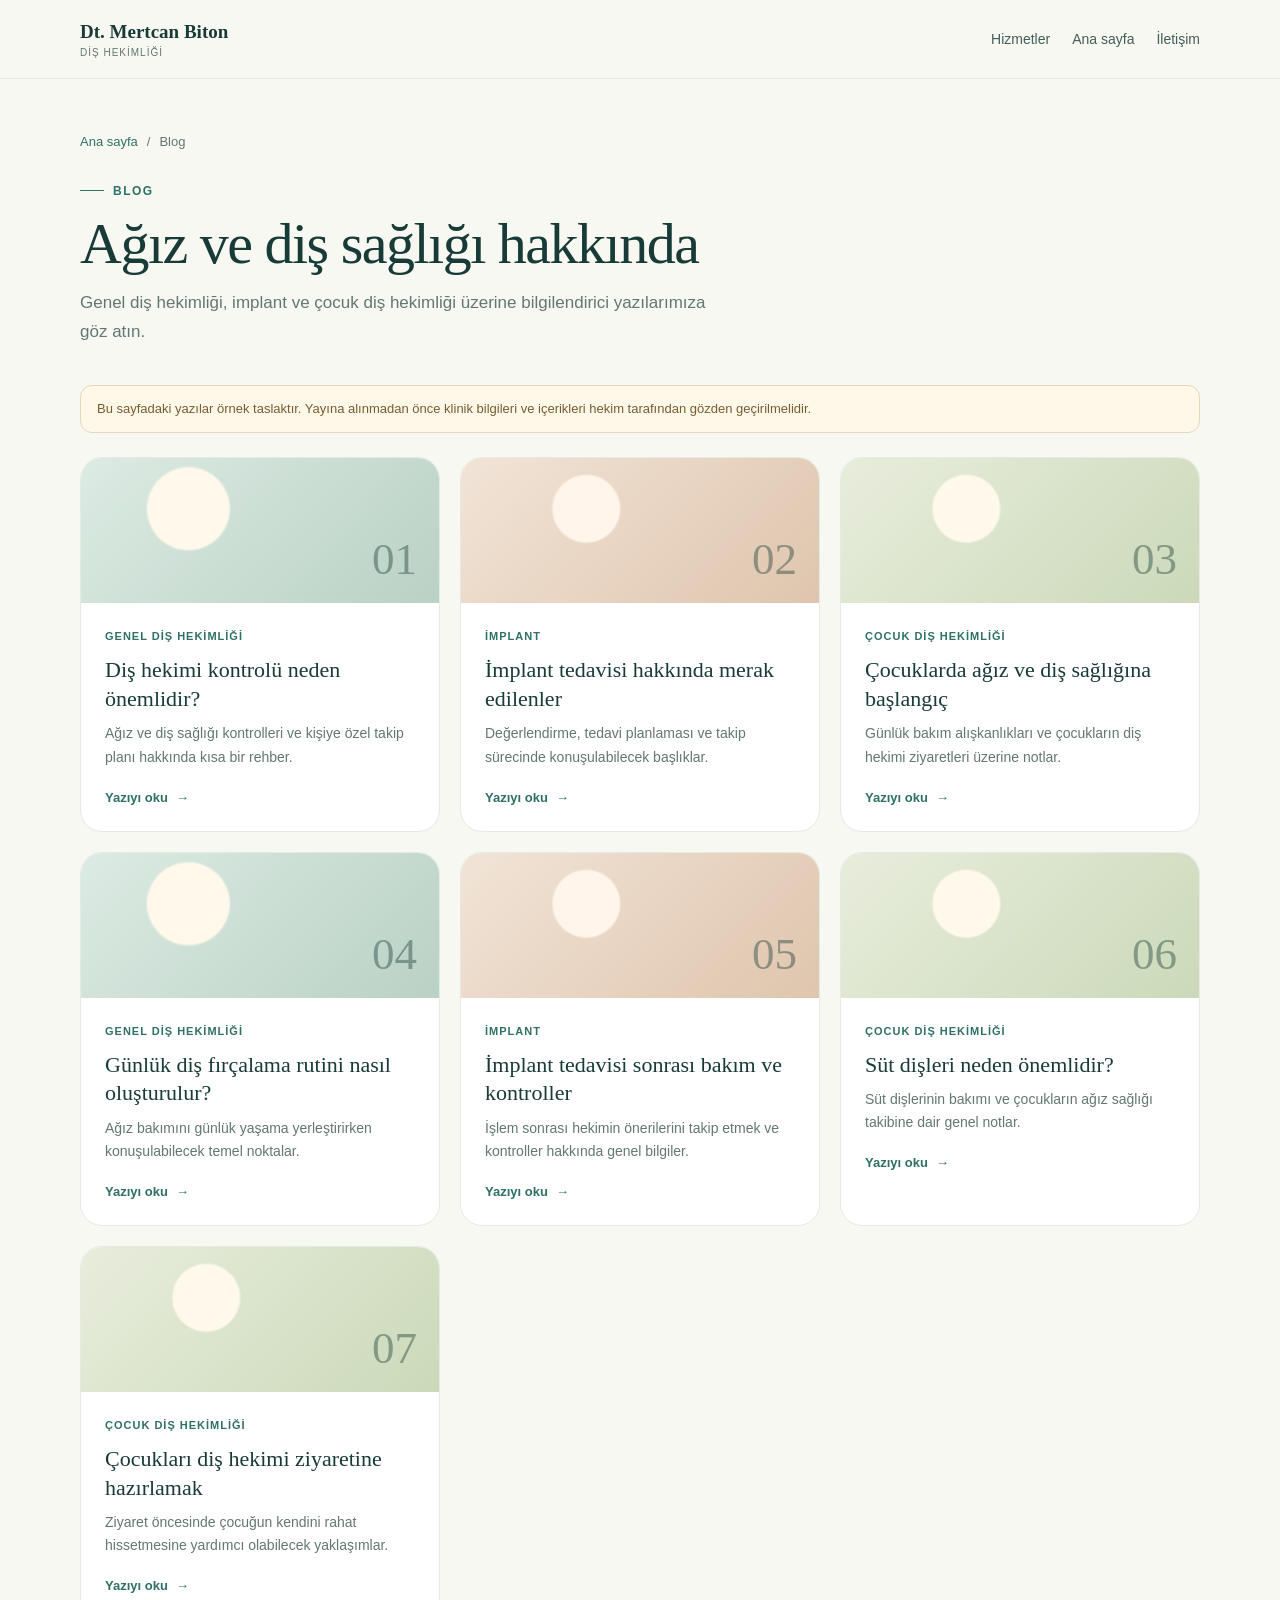
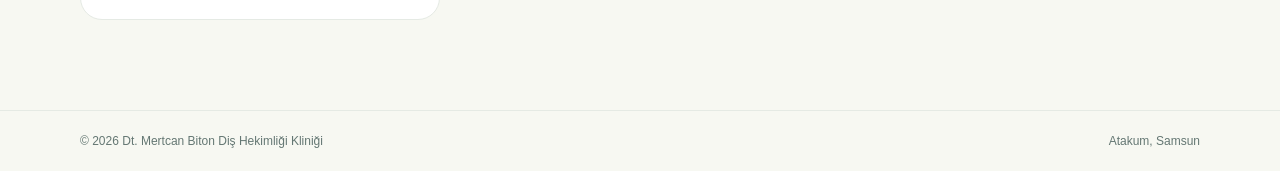
<file: blog.html>
<!doctype html>
<html lang="tr">
<head>
  <meta charset="utf-8">
  <meta name="viewport" content="width=device-width, initial-scale=1">
  <meta name="theme-color" content="#f7f8f2">
  <meta name="description" content="Diş hekimi kontrolleri, diş fırçalama alışkanlıkları, implant bakımı ve çocukların ağız sağlığı üzerine bilgilendirme yazılarını inceleyin.">
  <title>Ağız ve Diş Sağlığı Yazıları | Dt. Mertcan Biton</title>
  <link rel="stylesheet" href="blog.css">
  <style>
    :root { --ink:#193b38; --muted:#647773; --green:#2f7166; --green-dark:#22584f; --white:#fff; --line:#e5eae4; --shadow:0 24px 70px rgba(32,71,62,.11); font-family:"Segoe UI",Arial,sans-serif; font-synthesis:none; text-rendering:optimizeLegibility; }
    * { box-sizing:border-box; }
    body { margin:0; background:#f7f8f2; color:var(--ink); }
    a { color:inherit; text-decoration:none; }
    .container { width:min(1120px,calc(100% - 48px)); margin-inline:auto; }
    .eyebrow { display:inline-flex; align-items:center; gap:9px; color:var(--green); font-size:12px; font-weight:700; letter-spacing:1.5px; text-transform:uppercase; }
    .eyebrow::before { width:24px; height:1px; background:currentColor; content:""; }
    .button { display:inline-flex; min-height:45px; align-items:center; justify-content:center; gap:9px; padding:0 18px; border:1px solid #cbd9d1; border-radius:999px; color:var(--green); font-size:13px; font-weight:650; }
    .button:hover { background:#fff; }
    @media (max-width:560px) { .container { width:min(100% - 32px,1120px); } }
  </style>
</head>
<body class="blog-page-body">
  <header class="blog-site-header">
    <nav class="container blog-site-nav" aria-label="Ana menü">
      <a class="blog-site-logo" href="index.html">Dt. Mertcan Biton<small>Diş Hekimliği</small></a>
      <div class="blog-site-links">
        <a href="index.html#hizmetler">Hizmetler</a>
        <a href="index.html#blog">Ana sayfa</a>
        <a href="index.html#iletisim">İletişim</a>
      </div>
    </nav>
  </header>
  <main class="blog-page-main">
    <div class="container">
      <nav class="blog-breadcrumb" aria-label="Sayfa yolu"><a href="index.html">Ana sayfa</a><span aria-hidden="true">/</span><span>Blog</span></nav>
      <div class="blog-page-heading">
        <span class="eyebrow">Blog</span>
        <h1>Ağız ve diş sağlığı hakkında</h1>
        <p>Genel diş hekimliği, implant ve çocuk diş hekimliği üzerine bilgilendirici yazılarımıza göz atın.</p>
      </div>
      <p class="draft-banner">Bu sayfadaki yazılar örnek taslaktır. Yayına alınmadan önce klinik bilgileri ve içerikleri hekim tarafından gözden geçirilmelidir.</p>
      <div class="blog-grid">
        <article class="blog-card">
          <div class="blog-card-art blog-art-general" aria-hidden="true"><span>01</span></div>
          <div class="blog-card-content">
            <span class="blog-category">Genel diş hekimliği</span>
            <h3>Diş hekimi kontrolü neden önemlidir?</h3>
            <p>Ağız ve diş sağlığı kontrolleri ve kişiye özel takip planı hakkında kısa bir rehber.</p>
            <a class="blog-read-more" href="blog-genel-dis-hekimligi.html">Yazıyı oku <span aria-hidden="true">→</span></a>
          </div>
        </article>
        <article class="blog-card">
          <div class="blog-card-art blog-art-implant" aria-hidden="true"><span>02</span></div>
          <div class="blog-card-content">
            <span class="blog-category">İmplant</span>
            <h3>İmplant tedavisi hakkında merak edilenler</h3>
            <p>Değerlendirme, tedavi planlaması ve takip sürecinde konuşulabilecek başlıklar.</p>
            <a class="blog-read-more" href="blog-implant.html">Yazıyı oku <span aria-hidden="true">→</span></a>
          </div>
        </article>
        <article class="blog-card">
          <div class="blog-card-art blog-art-kids" aria-hidden="true"><span>03</span></div>
          <div class="blog-card-content">
            <span class="blog-category">Çocuk diş hekimliği</span>
            <h3>Çocuklarda ağız ve diş sağlığına başlangıç</h3>
            <p>Günlük bakım alışkanlıkları ve çocukların diş hekimi ziyaretleri üzerine notlar.</p>
            <a class="blog-read-more" href="blog-cocuk-dis-hekimligi.html">Yazıyı oku <span aria-hidden="true">→</span></a>
          </div>
        </article>
        <article class="blog-card">
          <div class="blog-card-art blog-art-general" aria-hidden="true"><span>04</span></div>
          <div class="blog-card-content">
            <span class="blog-category">Genel diş hekimliği</span>
            <h3>Günlük diş fırçalama rutini nasıl oluşturulur?</h3>
            <p>Ağız bakımını günlük yaşama yerleştirirken konuşulabilecek temel noktalar.</p>
            <a class="blog-read-more" href="blog-dis-fircalama-rutini.html">Yazıyı oku <span aria-hidden="true">→</span></a>
          </div>
        </article>
        <article class="blog-card">
          <div class="blog-card-art blog-art-implant" aria-hidden="true"><span>05</span></div>
          <div class="blog-card-content">
            <span class="blog-category">İmplant</span>
            <h3>İmplant tedavisi sonrası bakım ve kontroller</h3>
            <p>İşlem sonrası hekimin önerilerini takip etmek ve kontroller hakkında genel bilgiler.</p>
            <a class="blog-read-more" href="blog-implant-bakim.html">Yazıyı oku <span aria-hidden="true">→</span></a>
          </div>
        </article>
        <article class="blog-card">
          <div class="blog-card-art blog-art-kids" aria-hidden="true"><span>06</span></div>
          <div class="blog-card-content">
            <span class="blog-category">Çocuk diş hekimliği</span>
            <h3>Süt dişleri neden önemlidir?</h3>
            <p>Süt dişlerinin bakımı ve çocukların ağız sağlığı takibine dair genel notlar.</p>
            <a class="blog-read-more" href="blog-sut-disleri.html">Yazıyı oku <span aria-hidden="true">→</span></a>
          </div>
        </article>
        <article class="blog-card">
          <div class="blog-card-art blog-art-kids" aria-hidden="true"><span>07</span></div>
          <div class="blog-card-content">
            <span class="blog-category">Çocuk diş hekimliği</span>
            <h3>Çocukları diş hekimi ziyaretine hazırlamak</h3>
            <p>Ziyaret öncesinde çocuğun kendini rahat hissetmesine yardımcı olabilecek yaklaşımlar.</p>
            <a class="blog-read-more" href="blog-cocuk-ziyaret-hazirligi.html">Yazıyı oku <span aria-hidden="true">→</span></a>
          </div>
        </article>
      </div>
    </div>
  </main>
  <footer class="blog-footer">
    <div class="container blog-footer-inner"><p>© <span id="year">2026</span> Dt. Mertcan Biton Diş Hekimliği Kliniği</p><p>Atakum, Samsun</p></div>
  </footer>
  <script>document.querySelector("#year").textContent = new Date().getFullYear();</script>
</body>
</html>
</file>
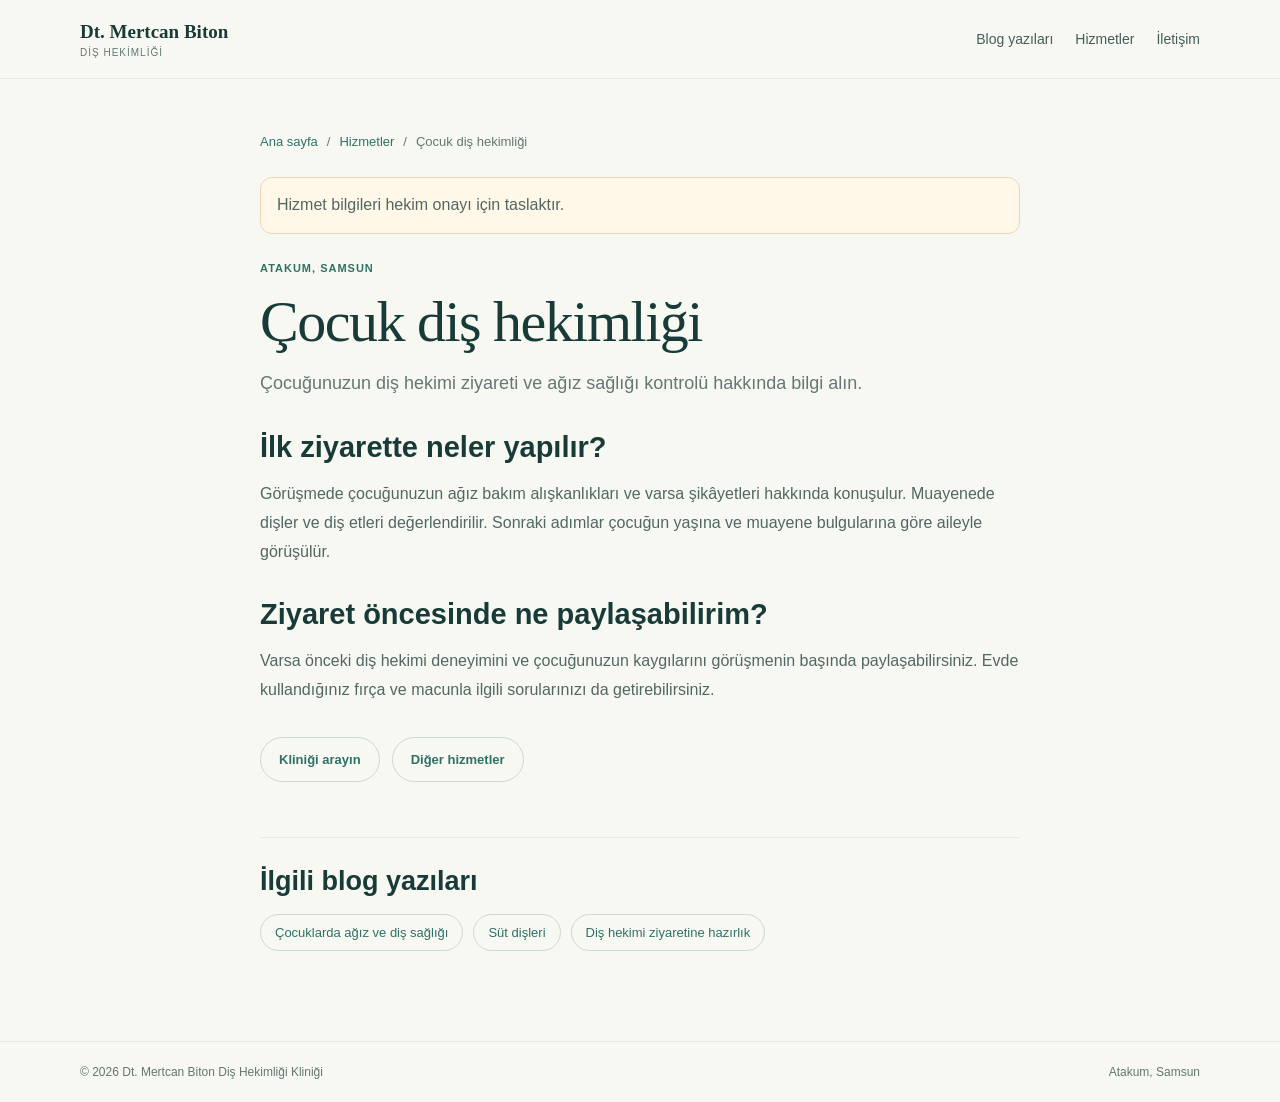
<file: hizmet-cocuk-dis-hekimligi.html>
<!doctype html>
<html lang="tr">
<head>
  <meta charset="utf-8">
  <meta name="viewport" content="width=device-width, initial-scale=1">
  <meta name="theme-color" content="#f7f8f2">
  <meta name="description" content="Atakum’da çocuğunuzun ilk diş muayenesinde nelerin değerlendirildiğini ve ziyaret öncesinde hangi bilgileri paylaşabileceğinizi öğrenin.">
  <title>Atakum’da Çocuk Diş Hekimliği | Dt. Mertcan Biton</title>
  <link rel="stylesheet" href="blog.css">
  <style>
    :root { --ink:#193b38; --muted:#647773; --green:#2f7166; --green-dark:#22584f; --white:#fff; --line:#e5eae4; --shadow:0 24px 70px rgba(32,71,62,.11); font-family:"Segoe UI",Arial,sans-serif; font-synthesis:none; text-rendering:optimizeLegibility; }
    * { box-sizing:border-box; }
    body { margin:0; background:#f7f8f2; color:var(--ink); }
    a { color:inherit; text-decoration:none; }
    .container { width:min(1120px,calc(100% - 48px)); margin-inline:auto; }
    .eyebrow { display:inline-flex; align-items:center; gap:9px; color:var(--green); font-size:12px; font-weight:700; letter-spacing:1.5px; text-transform:uppercase; }
    .eyebrow::before { width:24px; height:1px; background:currentColor; content:""; }
    .button { display:inline-flex; min-height:45px; align-items:center; justify-content:center; gap:9px; padding:0 18px; border:1px solid #cbd9d1; border-radius:999px; color:var(--green); font-size:13px; font-weight:650; }
    .button:hover { background:#fff; }
    @media (max-width:560px) { .container { width:min(100% - 32px,1120px); } }
  </style>
</head>
<body class="blog-page-body">
  <header class="blog-site-header">
    <nav class="container blog-site-nav" aria-label="Ana menü">
      <a class="blog-site-logo" href="index.html">Dt. Mertcan Biton<small>Diş Hekimliği</small></a>
      <div class="blog-site-links"><a href="blog.html">Blog yazıları</a><a href="index.html#hizmetler">Hizmetler</a><a href="index.html#iletisim">İletişim</a></div>
    </nav>
  </header>
  <main class="blog-page-main">
    <article class="container blog-article">
      <nav class="blog-breadcrumb" aria-label="Sayfa yolu"><a href="index.html">Ana sayfa</a><span aria-hidden="true">/</span><a href="index.html#hizmetler">Hizmetler</a><span aria-hidden="true">/</span><span aria-current="page">Çocuk diş hekimliği</span></nav>
      <p class="draft-banner">Hizmet bilgileri hekim onayı için taslaktır.</p>
      <span class="blog-category">Atakum, Samsun</span>
      <h1>Çocuk diş hekimliği</h1>
      <p class="article-lead">Çocuğunuzun diş hekimi ziyareti ve ağız sağlığı kontrolü hakkında bilgi alın.</p>
      <h2>İlk ziyarette neler yapılır?</h2>
      <p>Görüşmede çocuğunuzun ağız bakım alışkanlıkları ve varsa şikâyetleri hakkında konuşulur. Muayenede dişler ve diş etleri değerlendirilir. Sonraki adımlar çocuğun yaşına ve muayene bulgularına göre aileyle görüşülür.</p>
      <h2>Ziyaret öncesinde ne paylaşabilirim?</h2>
      <p>Varsa önceki diş hekimi deneyimini ve çocuğunuzun kaygılarını görüşmenin başında paylaşabilirsiniz. Evde kullandığınız fırça ve macunla ilgili sorularınızı da getirebilirsiniz.</p>

      <div class="article-actions"><a class="button" href="tel:+905348561854">Kliniği arayın</a><a class="button" href="index.html#hizmetler">Diğer hizmetler</a></div>
      <section class="related-posts">
        <h2>İlgili blog yazıları</h2>
        <div class="related-links"><a href="blog-cocuk-dis-hekimligi.html">Çocuklarda ağız ve diş sağlığı</a><a href="blog-sut-disleri.html">Süt dişleri</a><a href="blog-cocuk-ziyaret-hazirligi.html">Diş hekimi ziyaretine hazırlık</a></div>
      </section>
    </article>
  </main>
  <footer class="blog-footer"><div class="container blog-footer-inner"><p>© <span id="year">2026</span> Dt. Mertcan Biton Diş Hekimliği Kliniği</p><p>Atakum, Samsun</p></div></footer>
  <script>document.querySelector("#year").textContent = new Date().getFullYear();</script>
</body>
</html>
</file>
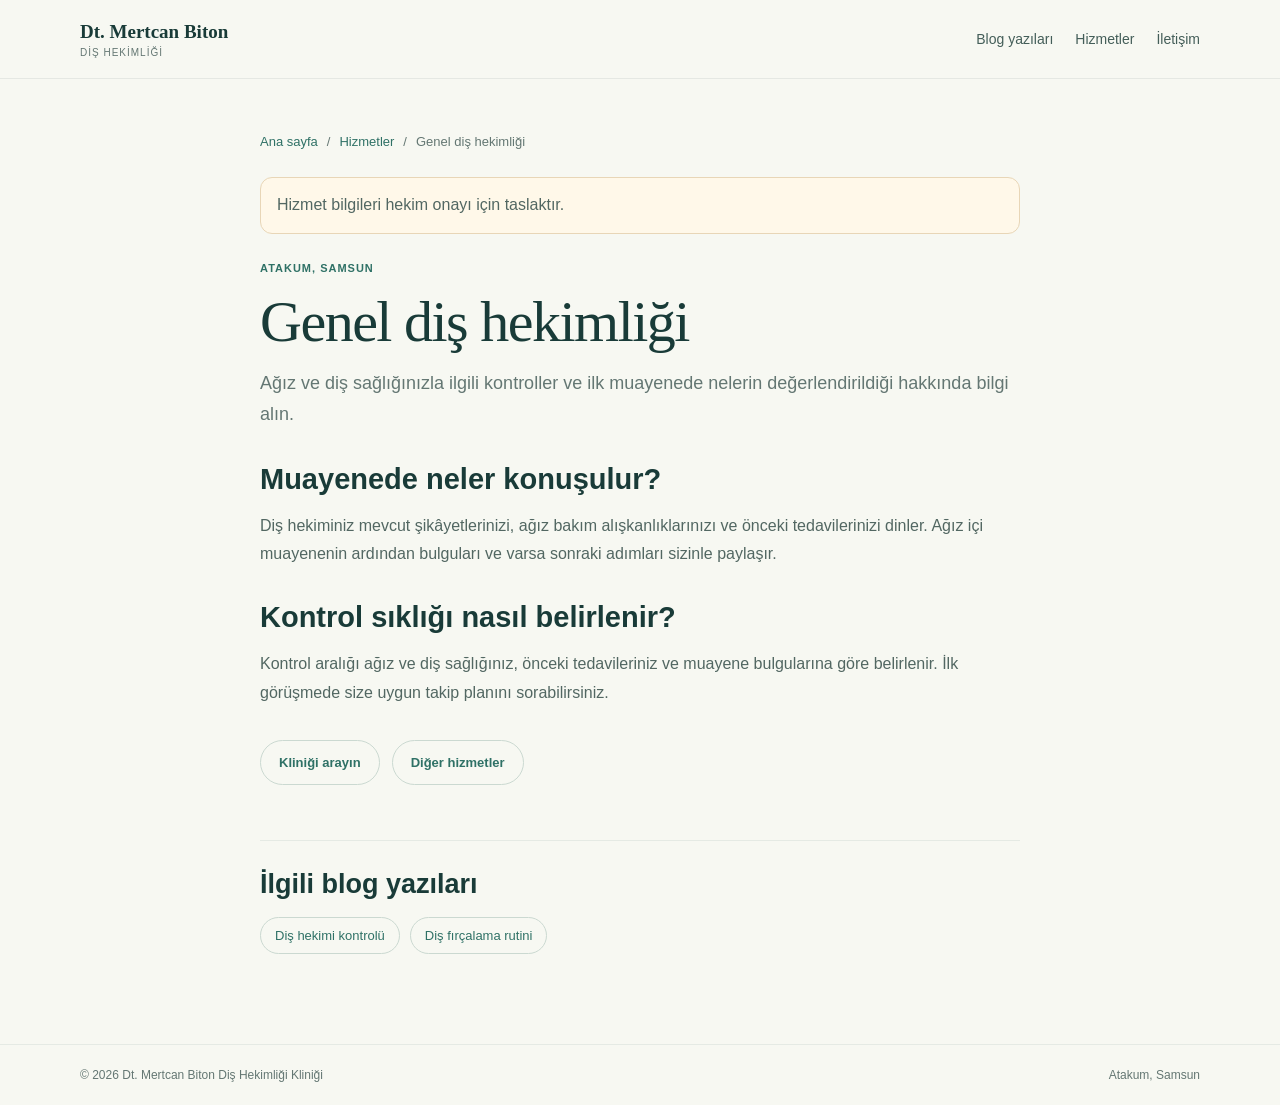
<file: hizmet-genel-dis-hekimligi.html>
<!doctype html>
<html lang="tr">
<head>
  <meta charset="utf-8">
  <meta name="viewport" content="width=device-width, initial-scale=1">
  <meta name="theme-color" content="#f7f8f2">
  <meta name="description" content="Atakum’da genel diş hekimliği muayenesinde nelerin konuşulduğunu ve ağız ve diş sağlığı için takip planının nasıl belirlendiğini öğrenin.">
  <title>Atakum’da Genel Diş Hekimliği | Dt. Mertcan Biton</title>
  <link rel="stylesheet" href="blog.css">
  <style>
    :root { --ink:#193b38; --muted:#647773; --green:#2f7166; --green-dark:#22584f; --white:#fff; --line:#e5eae4; --shadow:0 24px 70px rgba(32,71,62,.11); font-family:"Segoe UI",Arial,sans-serif; font-synthesis:none; text-rendering:optimizeLegibility; }
    * { box-sizing:border-box; }
    body { margin:0; background:#f7f8f2; color:var(--ink); }
    a { color:inherit; text-decoration:none; }
    .container { width:min(1120px,calc(100% - 48px)); margin-inline:auto; }
    .eyebrow { display:inline-flex; align-items:center; gap:9px; color:var(--green); font-size:12px; font-weight:700; letter-spacing:1.5px; text-transform:uppercase; }
    .eyebrow::before { width:24px; height:1px; background:currentColor; content:""; }
    .button { display:inline-flex; min-height:45px; align-items:center; justify-content:center; gap:9px; padding:0 18px; border:1px solid #cbd9d1; border-radius:999px; color:var(--green); font-size:13px; font-weight:650; }
    .button:hover { background:#fff; }
    @media (max-width:560px) { .container { width:min(100% - 32px,1120px); } }
  </style>
</head>
<body class="blog-page-body">
  <header class="blog-site-header">
    <nav class="container blog-site-nav" aria-label="Ana menü">
      <a class="blog-site-logo" href="index.html">Dt. Mertcan Biton<small>Diş Hekimliği</small></a>
      <div class="blog-site-links"><a href="blog.html">Blog yazıları</a><a href="index.html#hizmetler">Hizmetler</a><a href="index.html#iletisim">İletişim</a></div>
    </nav>
  </header>
  <main class="blog-page-main">
    <article class="container blog-article">
      <nav class="blog-breadcrumb" aria-label="Sayfa yolu"><a href="index.html">Ana sayfa</a><span aria-hidden="true">/</span><a href="index.html#hizmetler">Hizmetler</a><span aria-hidden="true">/</span><span aria-current="page">Genel diş hekimliği</span></nav>
      <p class="draft-banner">Hizmet bilgileri hekim onayı için taslaktır.</p>
      <span class="blog-category">Atakum, Samsun</span>
      <h1>Genel diş hekimliği</h1>
      <p class="article-lead">Ağız ve diş sağlığınızla ilgili kontroller ve ilk muayenede nelerin değerlendirildiği hakkında bilgi alın.</p>
      <h2>Muayenede neler konuşulur?</h2>
      <p>Diş hekiminiz mevcut şikâyetlerinizi, ağız bakım alışkanlıklarınızı ve önceki tedavilerinizi dinler. Ağız içi muayenenin ardından bulguları ve varsa sonraki adımları sizinle paylaşır.</p>
      <h2>Kontrol sıklığı nasıl belirlenir?</h2>
      <p>Kontrol aralığı ağız ve diş sağlığınız, önceki tedavileriniz ve muayene bulgularına göre belirlenir. İlk görüşmede size uygun takip planını sorabilirsiniz.</p>

      <div class="article-actions"><a class="button" href="tel:+905348561854">Kliniği arayın</a><a class="button" href="index.html#hizmetler">Diğer hizmetler</a></div>
      <section class="related-posts">
        <h2>İlgili blog yazıları</h2>
        <div class="related-links"><a href="blog-genel-dis-hekimligi.html">Diş hekimi kontrolü</a><a href="blog-dis-fircalama-rutini.html">Diş fırçalama rutini</a></div>
      </section>
    </article>
  </main>
  <footer class="blog-footer"><div class="container blog-footer-inner"><p>© <span id="year">2026</span> Dt. Mertcan Biton Diş Hekimliği Kliniği</p><p>Atakum, Samsun</p></div></footer>
  <script>document.querySelector("#year").textContent = new Date().getFullYear();</script>
</body>
</html>
</file>
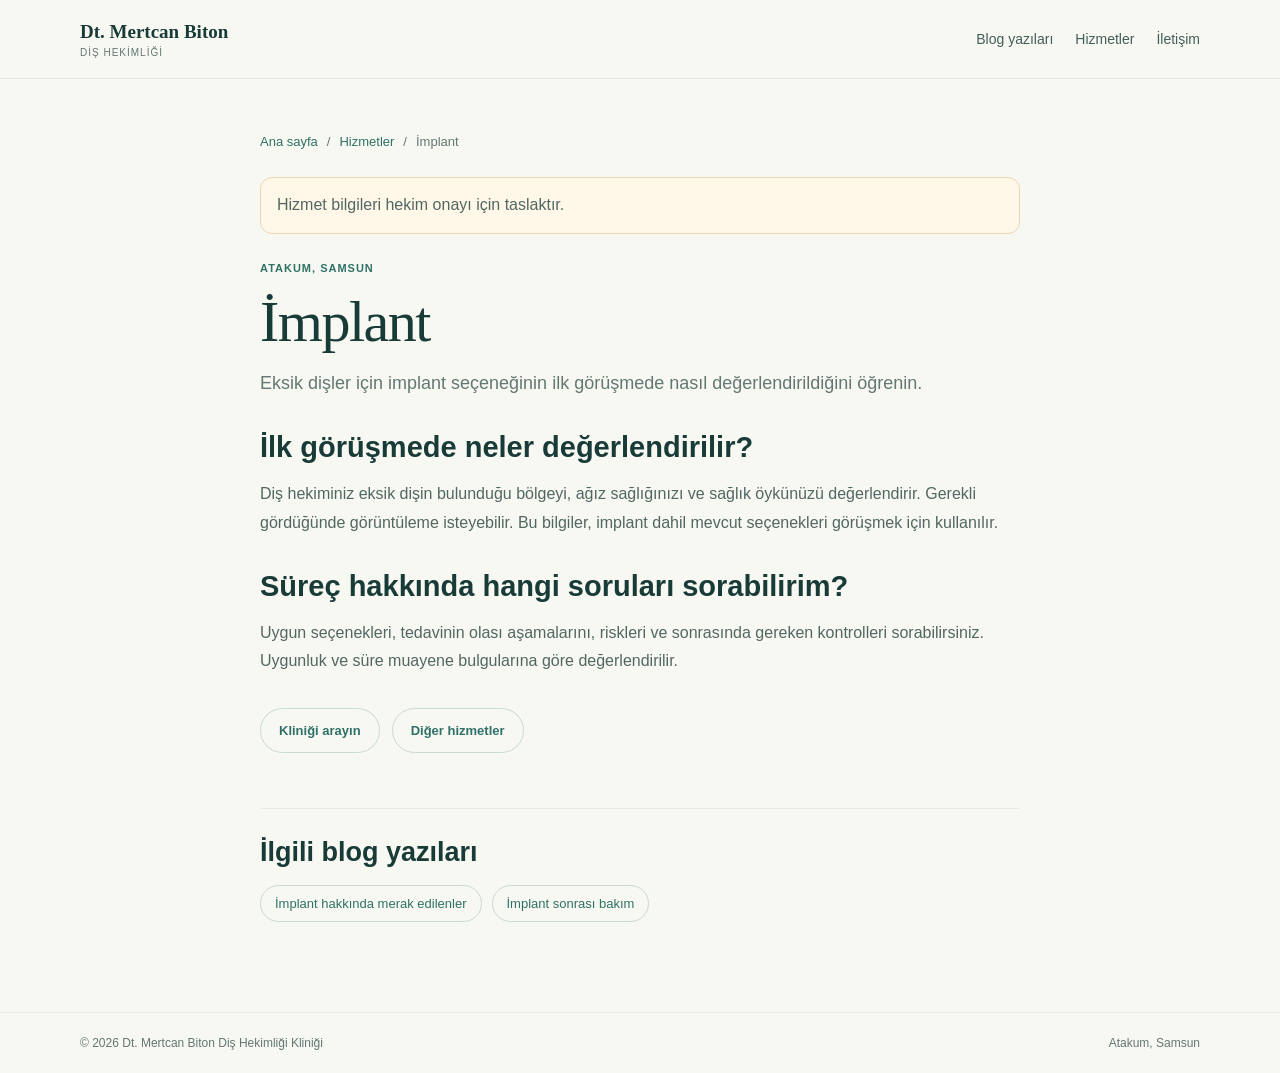
<file: hizmet-implant.html>
<!doctype html>
<html lang="tr">
<head>
  <meta charset="utf-8">
  <meta name="viewport" content="width=device-width, initial-scale=1">
  <meta name="theme-color" content="#f7f8f2">
  <meta name="description" content="Atakum’da implant için ilk klinik görüşmede nelerin değerlendirildiğini ve seçenekler, süreç ve kontroller hakkında neler sorabileceğinizi öğrenin.">
  <title>Atakum’da İmplant Değerlendirmesi | Dt. Mertcan Biton</title>
  <link rel="stylesheet" href="blog.css">
  <style>
    :root { --ink:#193b38; --muted:#647773; --green:#2f7166; --green-dark:#22584f; --white:#fff; --line:#e5eae4; --shadow:0 24px 70px rgba(32,71,62,.11); font-family:"Segoe UI",Arial,sans-serif; font-synthesis:none; text-rendering:optimizeLegibility; }
    * { box-sizing:border-box; }
    body { margin:0; background:#f7f8f2; color:var(--ink); }
    a { color:inherit; text-decoration:none; }
    .container { width:min(1120px,calc(100% - 48px)); margin-inline:auto; }
    .eyebrow { display:inline-flex; align-items:center; gap:9px; color:var(--green); font-size:12px; font-weight:700; letter-spacing:1.5px; text-transform:uppercase; }
    .eyebrow::before { width:24px; height:1px; background:currentColor; content:""; }
    .button { display:inline-flex; min-height:45px; align-items:center; justify-content:center; gap:9px; padding:0 18px; border:1px solid #cbd9d1; border-radius:999px; color:var(--green); font-size:13px; font-weight:650; }
    .button:hover { background:#fff; }
    @media (max-width:560px) { .container { width:min(100% - 32px,1120px); } }
  </style>
</head>
<body class="blog-page-body">
  <header class="blog-site-header">
    <nav class="container blog-site-nav" aria-label="Ana menü">
      <a class="blog-site-logo" href="index.html">Dt. Mertcan Biton<small>Diş Hekimliği</small></a>
      <div class="blog-site-links"><a href="blog.html">Blog yazıları</a><a href="index.html#hizmetler">Hizmetler</a><a href="index.html#iletisim">İletişim</a></div>
    </nav>
  </header>
  <main class="blog-page-main">
    <article class="container blog-article">
      <nav class="blog-breadcrumb" aria-label="Sayfa yolu"><a href="index.html">Ana sayfa</a><span aria-hidden="true">/</span><a href="index.html#hizmetler">Hizmetler</a><span aria-hidden="true">/</span><span aria-current="page">İmplant</span></nav>
      <p class="draft-banner">Hizmet bilgileri hekim onayı için taslaktır.</p>
      <span class="blog-category">Atakum, Samsun</span>
      <h1>İmplant</h1>
      <p class="article-lead">Eksik dişler için implant seçeneğinin ilk görüşmede nasıl değerlendirildiğini öğrenin.</p>
      <h2>İlk görüşmede neler değerlendirilir?</h2>
      <p>Diş hekiminiz eksik dişin bulunduğu bölgeyi, ağız sağlığınızı ve sağlık öykünüzü değerlendirir. Gerekli gördüğünde görüntüleme isteyebilir. Bu bilgiler, implant dahil mevcut seçenekleri görüşmek için kullanılır.</p>
      <h2>Süreç hakkında hangi soruları sorabilirim?</h2>
      <p>Uygun seçenekleri, tedavinin olası aşamalarını, riskleri ve sonrasında gereken kontrolleri sorabilirsiniz. Uygunluk ve süre muayene bulgularına göre değerlendirilir.</p>

      <div class="article-actions"><a class="button" href="tel:+905348561854">Kliniği arayın</a><a class="button" href="index.html#hizmetler">Diğer hizmetler</a></div>
      <section class="related-posts">
        <h2>İlgili blog yazıları</h2>
        <div class="related-links"><a href="blog-implant.html">İmplant hakkında merak edilenler</a><a href="blog-implant-bakim.html">İmplant sonrası bakım</a></div>
      </section>
    </article>
  </main>
  <footer class="blog-footer"><div class="container blog-footer-inner"><p>© <span id="year">2026</span> Dt. Mertcan Biton Diş Hekimliği Kliniği</p><p>Atakum, Samsun</p></div></footer>
  <script>document.querySelector("#year").textContent = new Date().getFullYear();</script>
</body>
</html>
</file>
<file: blog.css>
a:focus-visible, button:focus-visible { outline: 2px solid #193b38; outline-offset: 3px; box-shadow: 0 0 0 3px #fff; }

.blog-section { background: #f0f4ee; }
.blog-grid { display: grid; grid-template-columns: repeat(3, minmax(0, 1fr)); align-items: stretch; gap: 20px; text-align: left; }
.home-blog-scroller { position: relative; }
.home-blog-grid { display: grid; grid-auto-columns: calc((100% - 40px) / 3); grid-auto-flow: column; gap: 20px; overflow-x: auto; padding: 6px 2px 20px; scroll-snap-type: x mandatory; scrollbar-color: #9db8a8 #e1e9e2; scrollbar-width: thin; }
.home-blog-grid:focus-visible { outline: 2px solid var(--green); outline-offset: 3px; }
.home-blog-grid .blog-card { display: flex; min-width: 0; flex-direction: column; scroll-snap-align: start; }
.home-blog-grid .blog-card-content { flex: 1; }
.blog-carousel-controls { display: flex; justify-content: flex-end; gap: 9px; margin: 0 2px 8px; }
.blog-carousel-button { width: 40px; height: 40px; display: grid; place-items: center; border: 1px solid #cbd9d1; border-radius: 50%; background: var(--white); color: var(--green); cursor: pointer; font-size: 19px; transition: background .2s, color .2s; }
.blog-carousel-button:hover { background: var(--green); color: var(--white); }
.blog-card { overflow: hidden; border: 1px solid var(--line); border-radius: 22px; background: var(--white); transition: transform .2s, box-shadow .2s; }
.blog-card:hover { transform: translateY(-4px); box-shadow: var(--shadow); }
.blog-card-art { min-height: 145px; display: flex; align-items: flex-end; justify-content: flex-end; padding: 18px 22px; overflow: hidden; }
.blog-card-art span { color: rgba(25, 59, 56, .42); font-family: Georgia, "Times New Roman", serif; font-size: 45px; }
.blog-art-general { background: radial-gradient(circle at 30% 35%, #fff8eb 0 15%, transparent 16%), linear-gradient(135deg, #dcebe3, #bad1c5); }
.blog-art-implant { background: radial-gradient(circle at 35% 35%, #fff5eb 0 13%, transparent 14%), linear-gradient(135deg, #f1e4d7, #dfc5ad); }
.blog-art-kids { background: radial-gradient(circle at 35% 35%, #fff9eb 0 13%, transparent 14%), linear-gradient(135deg, #e8eddc, #cbd9b9); }
.blog-card-content { padding: 23px 24px 25px; }
.blog-category { color: var(--green); font-size: 11px; font-weight: 700; letter-spacing: 1px; text-transform: uppercase; }
.blog-card h3 { margin: 12px 0 9px; font-family: Georgia, "Times New Roman", serif; font-size: 22px; font-weight: 500; line-height: 1.3; }
.blog-card p { margin: 0 0 19px; color: var(--muted); font-size: 14px; line-height: 1.65; }
.blog-read-more { display: inline-flex; align-items: center; gap: 8px; color: var(--green); font-size: 13px; font-weight: 700; }
.blog-read-more:hover { color: var(--green-dark); }
.blog-all-link { margin: 30px 0 12px; text-align: center; }
.blog-draft-note { margin: 0; color: var(--muted); font-size: 12px; text-align: center; }

.blog-page-body { min-height: 100vh; display: flex; flex-direction: column; }
.blog-site-header { position: sticky; z-index: 5; top: 0; border-bottom: 1px solid rgba(25, 59, 56, .08); background: rgba(247, 248, 242, .96); backdrop-filter: blur(14px); }
.blog-site-nav { min-height: 78px; display: flex; align-items: center; justify-content: space-between; gap: 20px; }
.blog-site-logo { font-family: Georgia, "Times New Roman", serif; font-size: 19px; font-weight: 700; }
.blog-site-logo small { display: block; margin-top: 4px; color: var(--muted); font-family: "Segoe UI", Arial, sans-serif; font-size: 10px; font-weight: 500; letter-spacing: 1px; text-transform: uppercase; }
.blog-site-links { display: flex; align-items: center; gap: 22px; color: #445e59; font-size: 14px; }
.blog-site-links a:hover { color: var(--green); }
.blog-page-main { flex: 1; padding: 55px 0 90px; }
.blog-breadcrumb { display: flex; flex-wrap: wrap; gap: 9px; margin-bottom: 28px; color: var(--muted); font-size: 13px; }
.blog-breadcrumb a { color: var(--green); }
.blog-page-heading { max-width: 720px; margin-bottom: 38px; }
.blog-page-heading h1, .blog-article h1 { margin: 14px 0; font-family: Georgia, "Times New Roman", serif; font-size: clamp(38px, 5vw, 58px); font-weight: 500; letter-spacing: -1.5px; line-height: 1.1; }
.blog-page-heading p { max-width: 650px; margin: 0; color: var(--muted); font-size: 17px; line-height: 1.7; }
.draft-banner { margin: 0 0 24px; padding: 13px 16px; border: 1px solid #e8d6b7; border-radius: 12px; background: #fff8e9; color: #765d32; font-size: 13px; line-height: 1.55; }
.blog-article { max-width: 760px; margin: 0 auto; }
.blog-article .blog-category { display: inline-block; margin-bottom: 2px; }
.blog-article .article-lead { margin: 0 0 26px; color: var(--muted); font-size: 18px; line-height: 1.75; }
.article-meta { margin: 0 0 26px; color: var(--muted); font-size: 12px; }
.blog-article h2 { margin: 32px 0 12px; font-size: 29px; }
.blog-article p, .blog-article li { color: #526762; font-size: 16px; line-height: 1.8; }
.blog-article ul { padding-left: 22px; }
.article-callout { margin: 28px 0; padding: 20px 22px; border-left: 3px solid var(--green); border-radius: 0 14px 14px 0; background: #eaf1ec; color: #435c56; line-height: 1.7; }
.article-actions { display: flex; flex-wrap: wrap; gap: 12px; margin-top: 32px; }
.related-posts { margin-top: 55px; padding-top: 28px; border-top: 1px solid var(--line); }
.related-posts h2 { margin: 0 0 17px; font-size: 27px; }
.related-links { display: flex; flex-wrap: wrap; gap: 10px; }
.related-links a { padding: 10px 14px; border: 1px solid #cbd9d1; border-radius: 999px; color: var(--green); font-size: 13px; }
.related-links a:hover { background: var(--white); }
.blog-footer { padding: 23px 0; border-top: 1px solid var(--line); color: var(--muted); font-size: 12px; }
.blog-footer-inner { display: flex; justify-content: space-between; gap: 16px; }
.blog-footer p { margin: 0; }

@media (max-width: 800px) {
  .blog-grid { grid-template-columns: repeat(2, minmax(0, 1fr)); }
  .home-blog-grid { grid-auto-columns: minmax(260px, 42%); }
}
@media (max-width: 560px) {
  .blog-site-nav { min-height: 70px; }
  .blog-site-links { gap: 13px; font-size: 12px; }
  .blog-site-links a:first-child { display: none; }
  .blog-page-main { padding: 35px 0 65px; }
  .blog-card { display: block; }
  .blog-card-art { min-height: 115px; }
  .blog-grid { grid-template-columns: 1fr; }
  .home-blog-grid { grid-auto-columns: 84%; gap: 14px; }
  .blog-carousel-controls { margin-bottom: 4px; }
  .blog-article .article-lead { font-size: 16px; }
  .blog-article p, .blog-article li { font-size: 15px; }
  .blog-footer-inner { flex-direction: column; }
}
</file>
